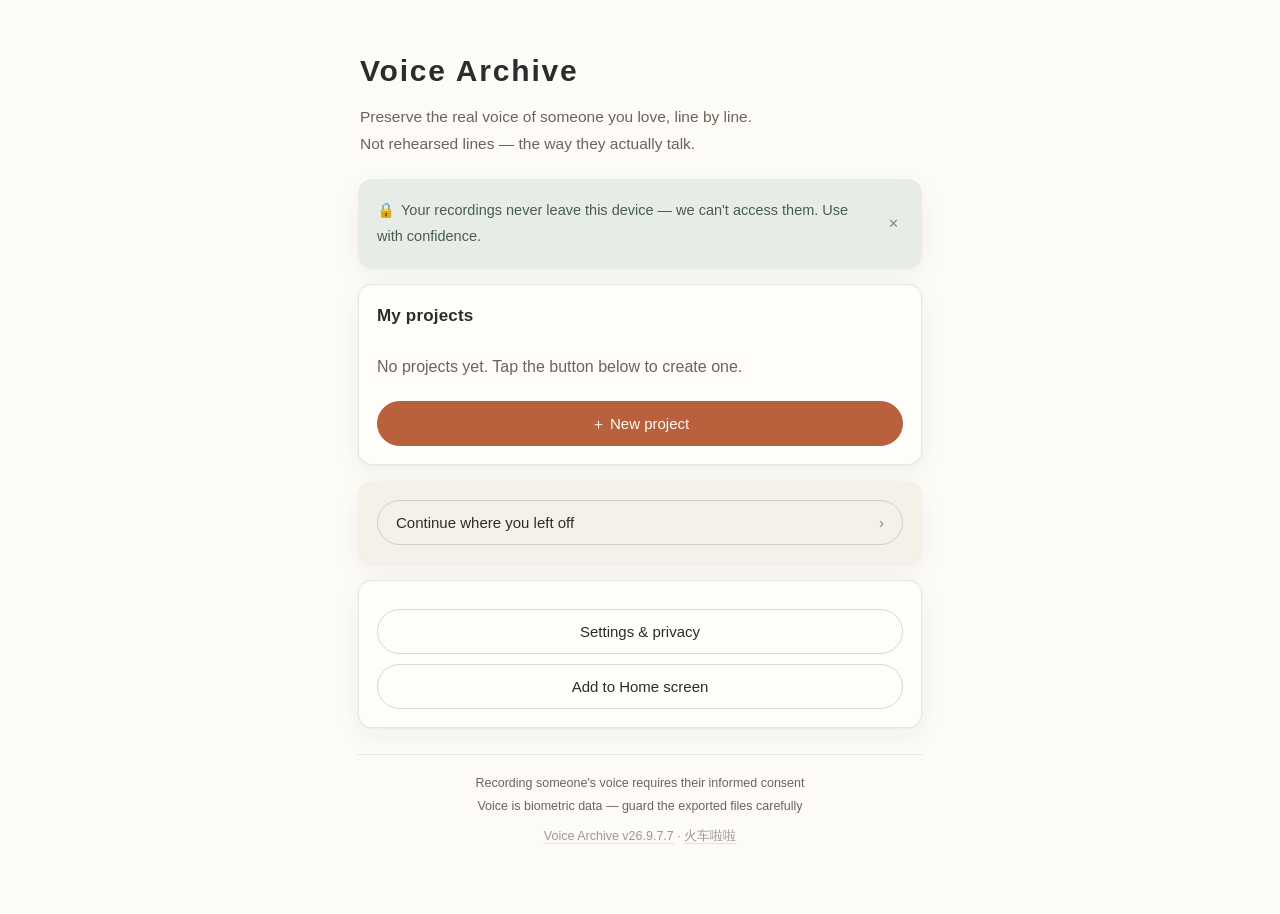
<file: index.html>
<!DOCTYPE html>
<html lang="zh-CN">
<head>
<meta charset="UTF-8">
<meta name="viewport" content="width=device-width, initial-scale=1, viewport-fit=cover">
<title>声音留档</title>
<meta name="description" content="把重要的人真实的声音，一句一句录下来，导出成 GPT-SoVITS 训练包。录音只存在你的设备上。">
<meta name="author" content="火车啦啦 (hcllmsx)">
<meta name="theme-color" content="#FDFBF7">

<link rel="manifest" href="manifest.webmanifest">
<link rel="icon" href="favicon.ico" sizes="any">
<link rel="icon" type="image/svg+xml" href="icon.svg">
<link rel="apple-touch-icon" href="icons/icon-180.png">
<meta name="apple-mobile-web-app-capable" content="yes">
<meta name="mobile-web-app-capable" content="yes">
<meta name="apple-mobile-web-app-title" content="声音留档">
<meta name="apple-mobile-web-app-status-bar-style" content="default">

<link rel="stylesheet" href="styles.css">
</head>
<body>

<div class="wrap">
  <div id="env-banner" hidden></div>
  <main id="view"></main>
</div>

<div id="modal" class="modal" hidden></div>
<div id="toast"></div>

<noscript>
  <p style="padding:24px;text-align:center">
    这个应用需要开启 JavaScript 才能录音。
  </p>
</noscript>

<!-- 无框架、无构建工具，按依赖顺序加载 -->
<!-- 语言包（每语言一个文件）→ 多语言核心 → 业务脚本 -->
<script src="i18n/zh.js"></script>
<script src="i18n/en.js"></script>
<script src="i18n/core.js"></script>
<script src="content.js"></script>
<script src="db.js"></script>
<script src="zip.js"></script>
<script src="recorder.js"></script>
<script src="app.js"></script>
</body>
</html>
</file>
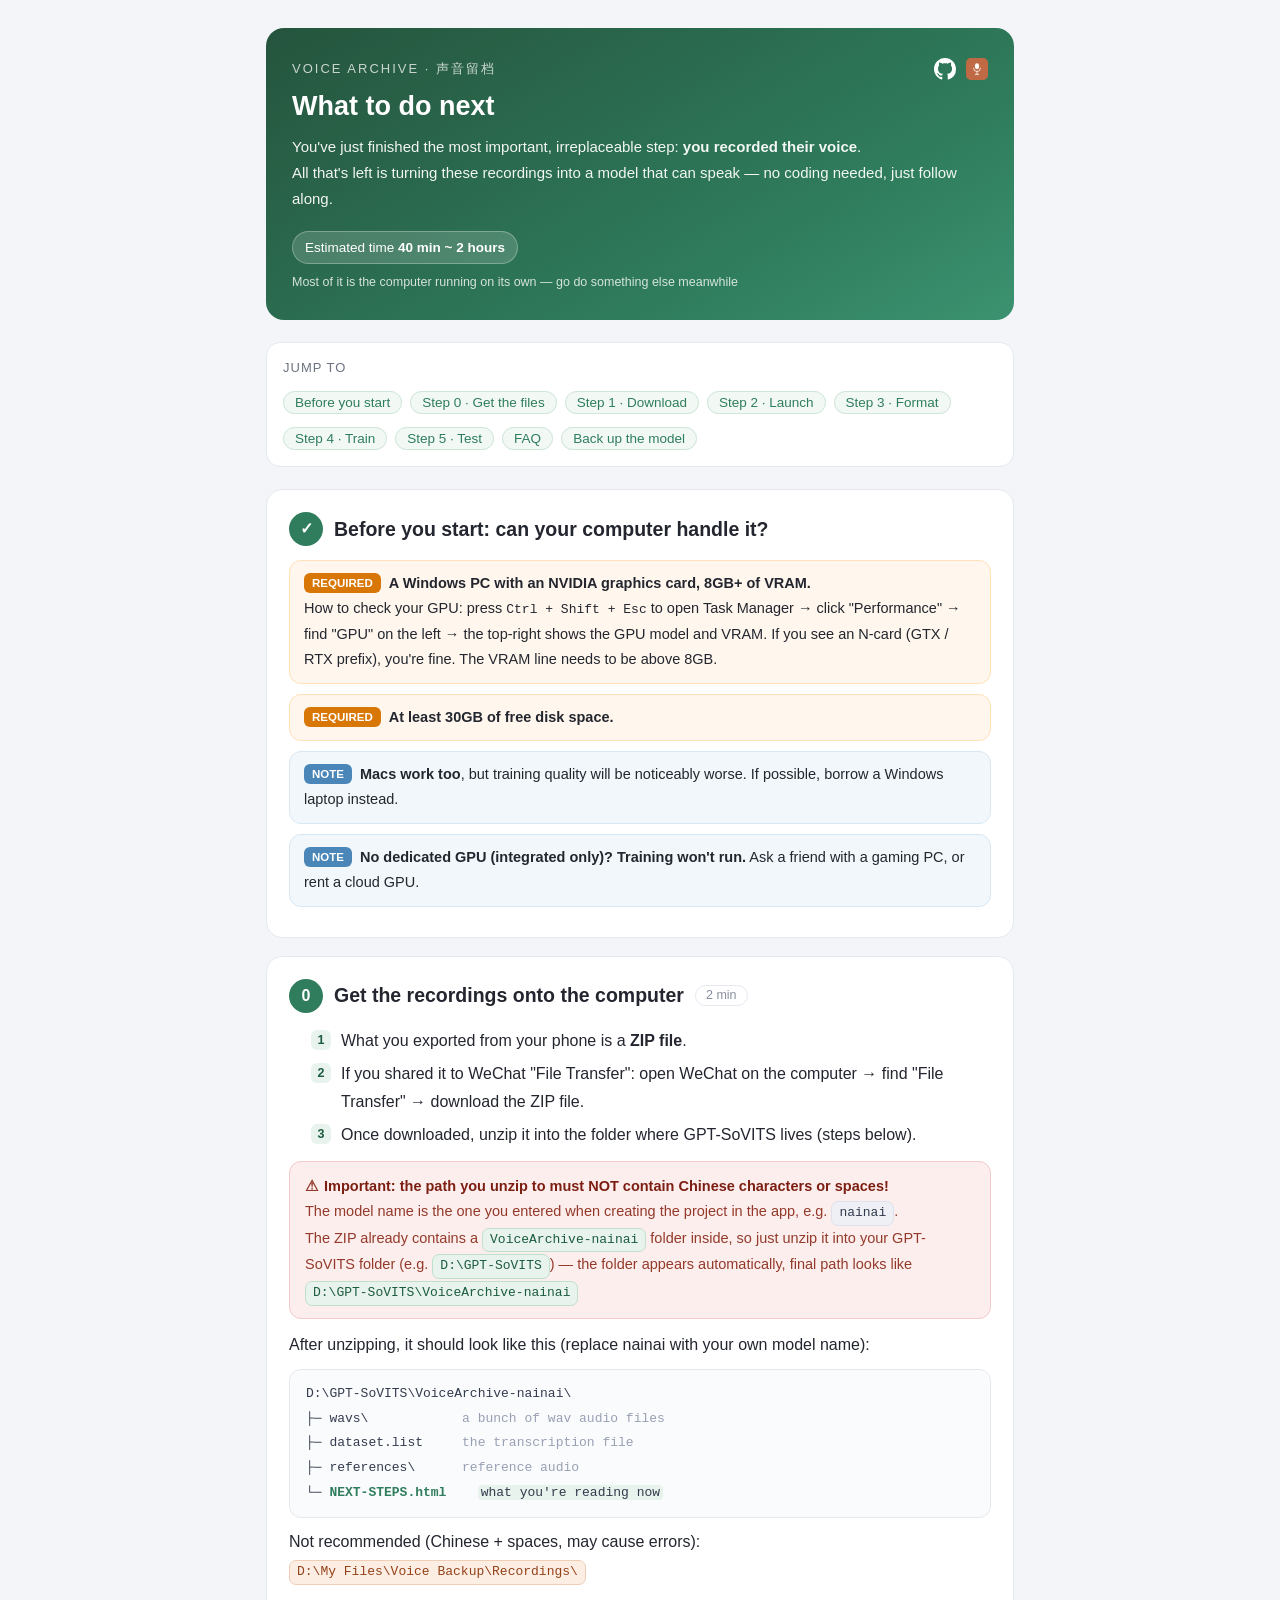
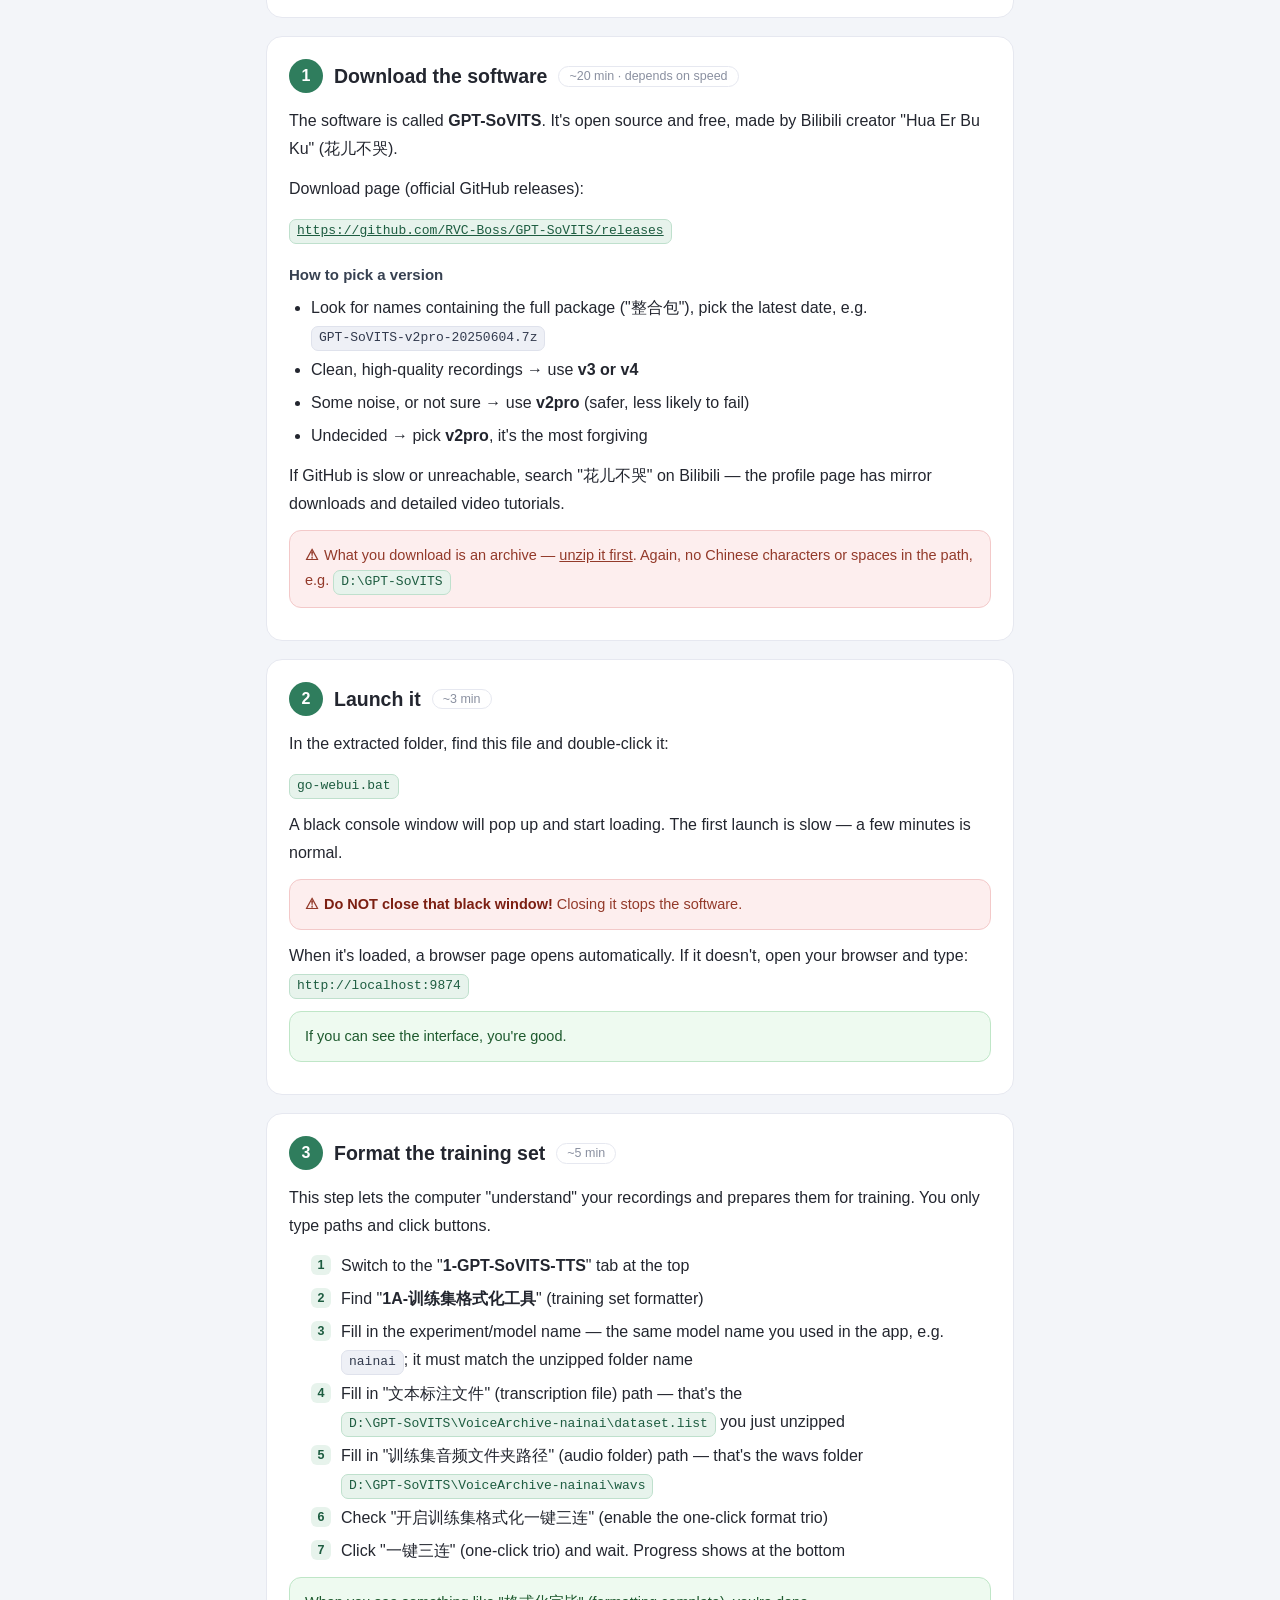
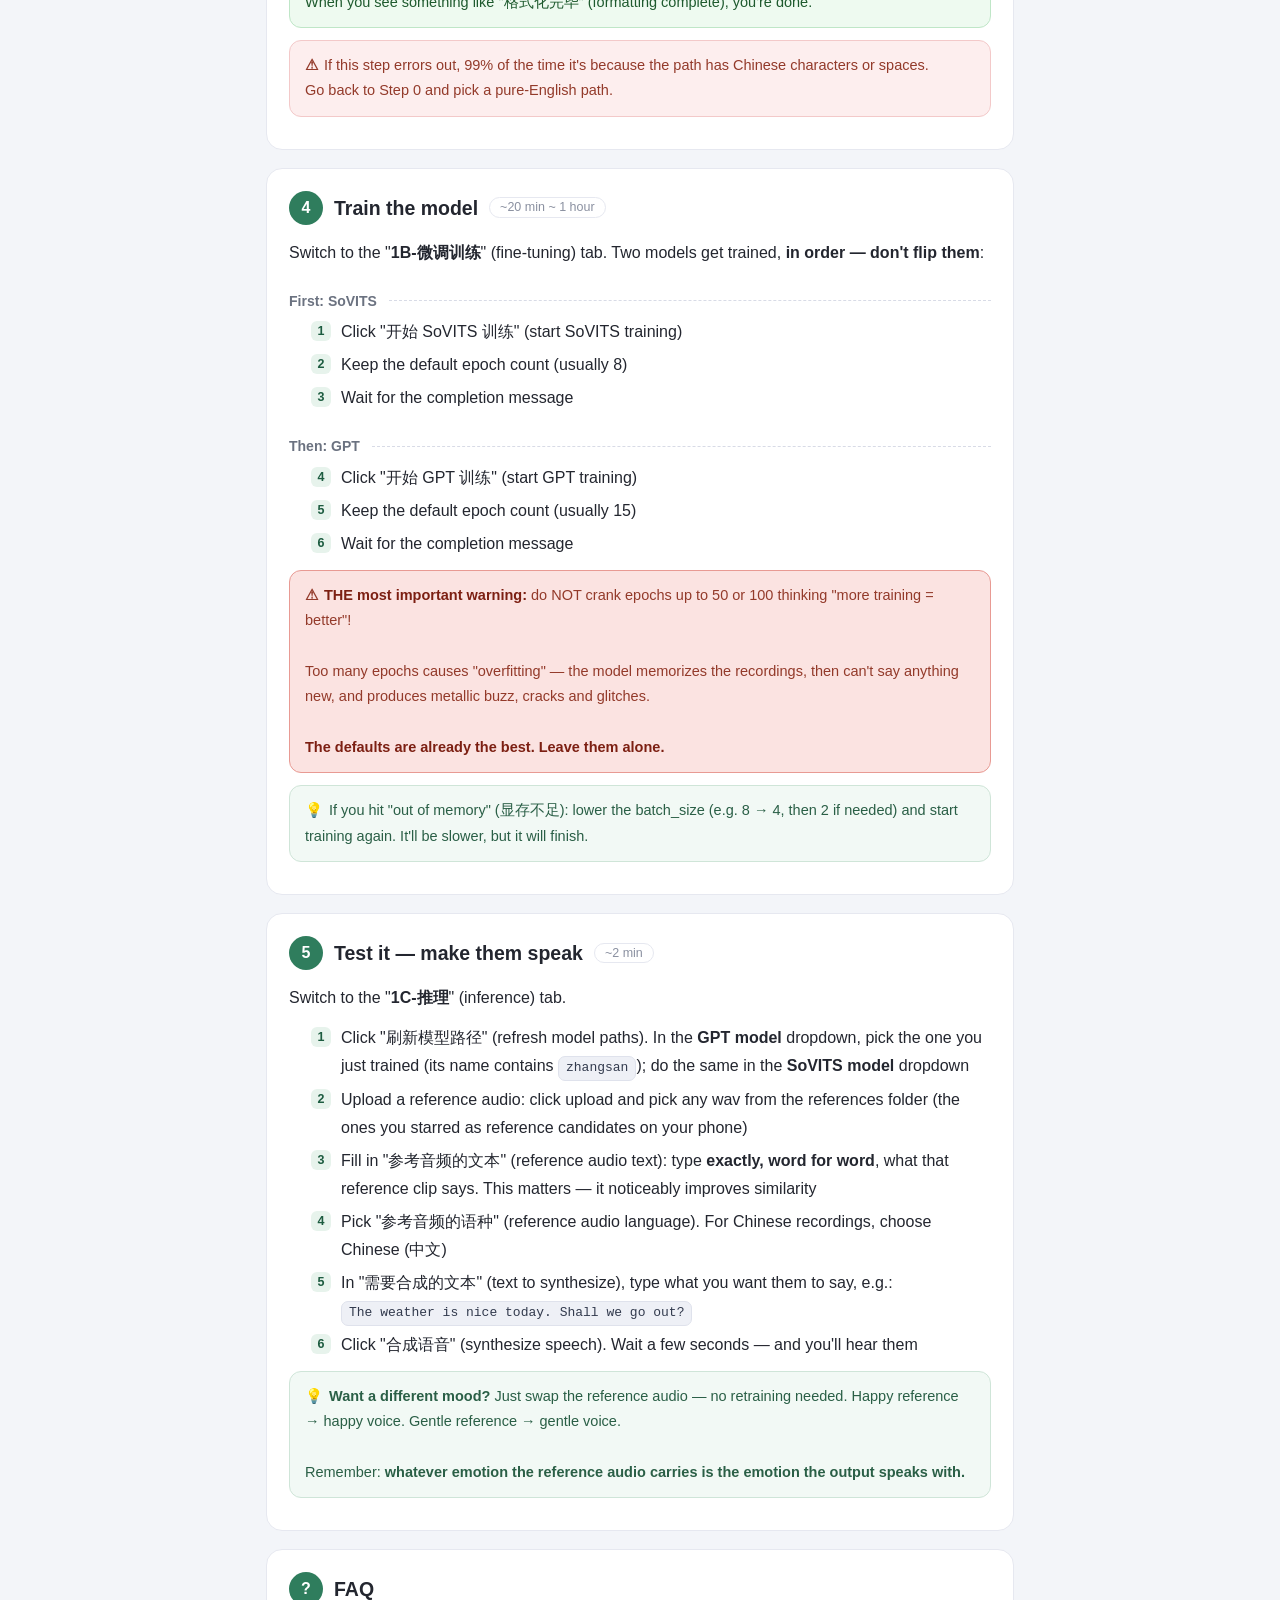
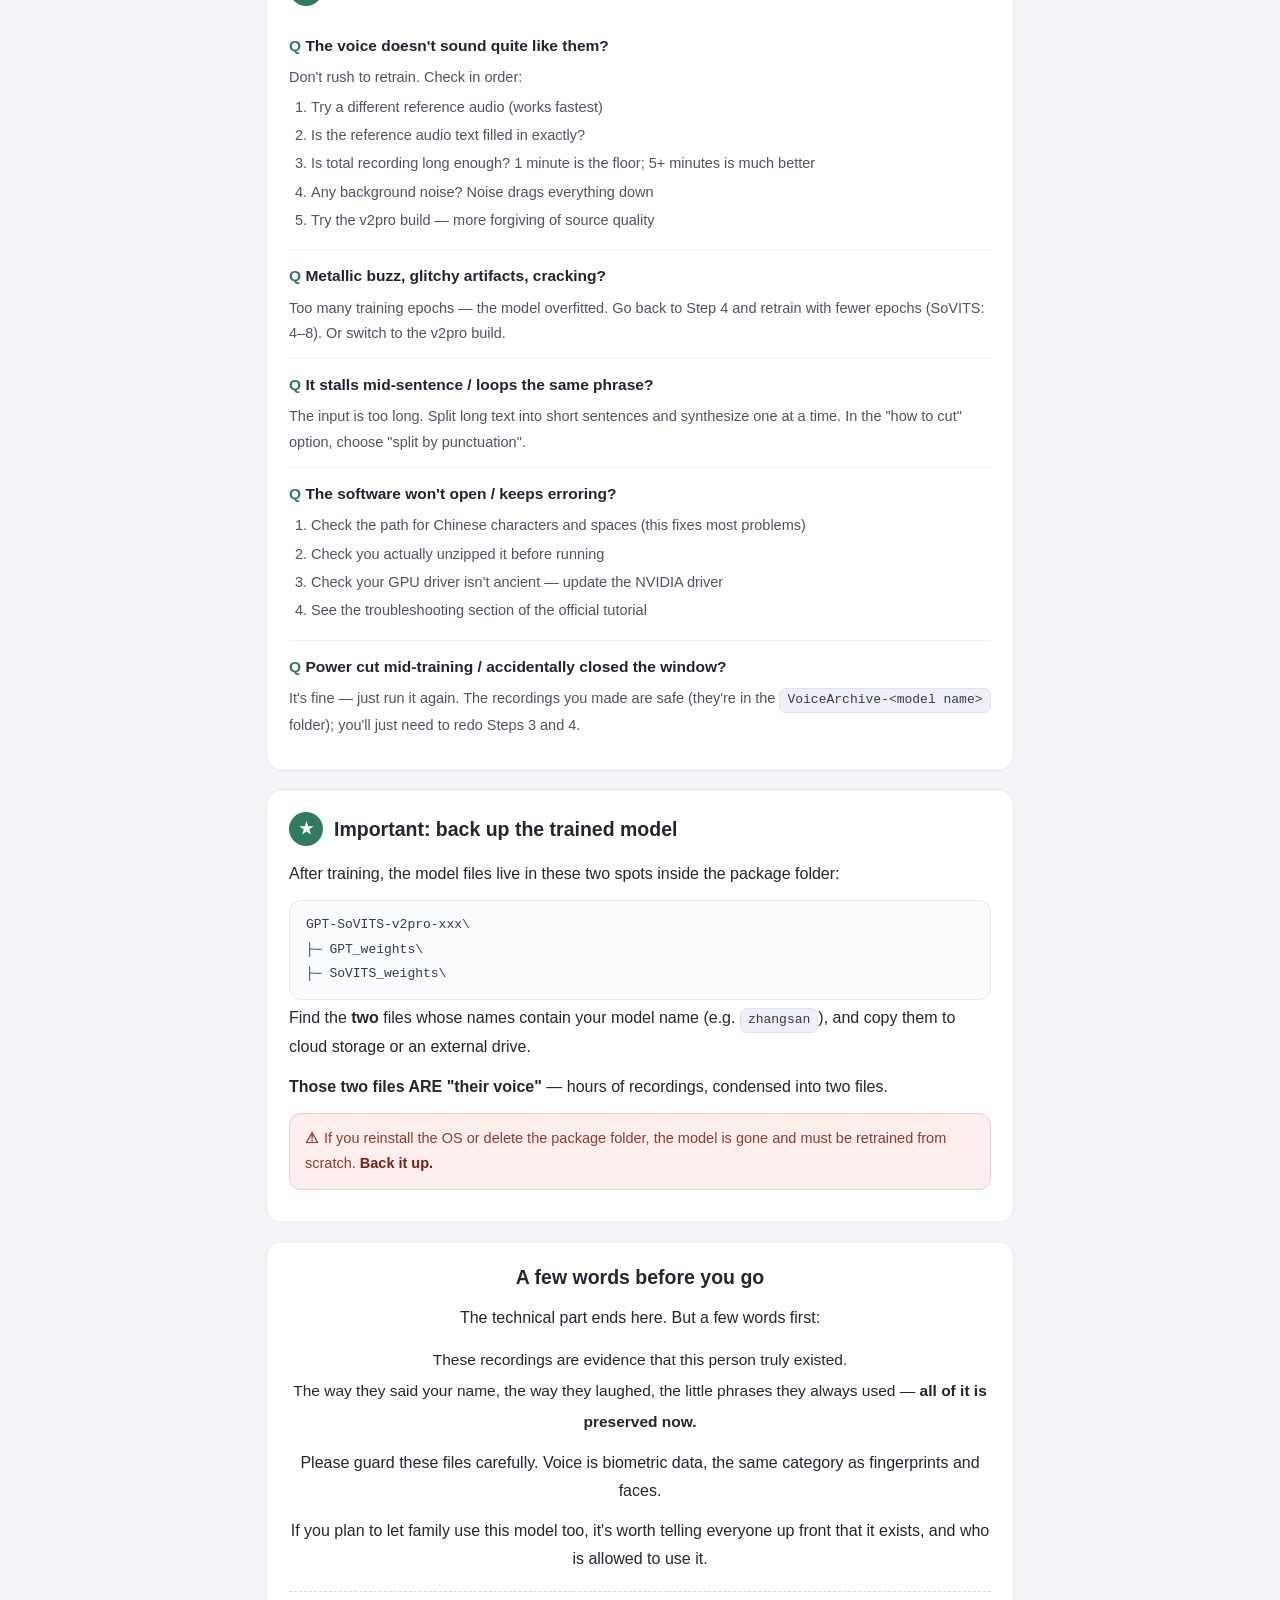
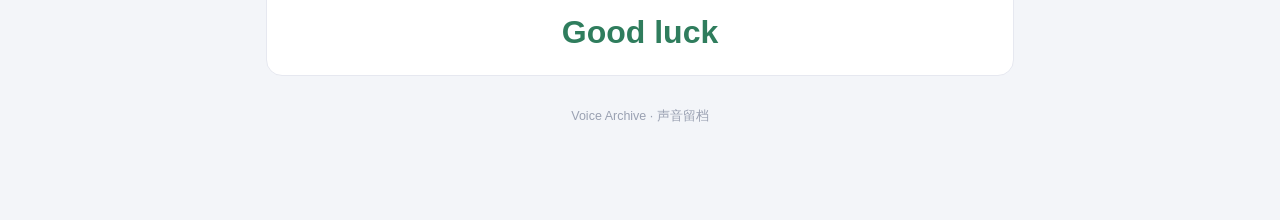
<file: nextsteps/next-steps.en.html>
<!DOCTYPE html>
<html lang="en">
<head>
<meta charset="utf-8">
<meta name="viewport" content="width=device-width, initial-scale=1">
<title>Voice Archive · What to do next</title>
<style>
  * { box-sizing: border-box; }
  html { -webkit-text-size-adjust: 100%; }
  body {
    margin: 0;
    background: #f3f5f9;
    color: #23262f;
    font-family: -apple-system, BlinkMacSystemFont, "Segoe UI", "PingFang SC",
      "Hiragino Sans GB", "Microsoft YaHei", "Helvetica Neue", Arial, sans-serif;
    line-height: 1.75;
  }
  .wrap { max-width: 780px; margin: 0 auto; padding: 28px 16px 80px; }

  /* ---------- hero ---------- */
  .hero {
    background: linear-gradient(150deg, #25543d 0%, #2f7d5d 70%, #3c9270 100%);
    color: #fff;
    border-radius: 18px;
    padding: 30px 26px 26px;
    margin-bottom: 22px;
  }
  .hero-top {
    display: flex; justify-content: space-between; align-items: center;
    gap: 12px; margin-bottom: 8px;
  }
  .hero .eyebrow {
    font-size: 13px; letter-spacing: 2px; opacity: .75; margin: 0;
    text-transform: uppercase;
  }
  .hero h1 { margin: 0 0 10px; font-size: 27px; line-height: 1.3; }
  .hero p { margin: 0; font-size: 15px; opacity: .94; }
  .hero .meta {
    margin-top: 18px; display: inline-flex; flex-wrap: wrap; gap: 8px; align-items: center;
  }
  .hero .pill {
    background: rgba(255,255,255,.16); border: 1px solid rgba(255,255,255,.28);
    padding: 4px 12px; border-radius: 999px; font-size: 13.5px; white-space: nowrap;
  }
  .hero .pill b { font-weight: 600; }
  .hero .meta small { font-size: 12.5px; opacity: .8; width: 100%; }
  .hero .brand-links { display: flex; gap: 10px; flex-shrink: 0; }
  .hero .brand-links a {
    display: flex; align-items: center; justify-content: center;
    transition: transform .18s ease, opacity .18s ease;
  }
  .hero .brand-links a:hover { opacity: .85; transform: translateY(-1px); }
  .hero .brand-links a:focus-visible { outline: 2px solid #fff; outline-offset: 2px; }
  .hero .brand-links svg { width: 22px; height: 22px; display: block; }

  /* ---------- toc ---------- */
  .toc {
    background: #fff; border: 1px solid #e6e8f0; border-radius: 14px;
    padding: 14px 16px; margin-bottom: 22px;
  }
  .toc .t { font-size: 13px; color: #6b7280; letter-spacing: 1px; margin: 0 0 8px; }
  .toc ul { list-style: none; margin: 0; padding: 0; display: flex; flex-wrap: wrap; gap: 8px; }
  .toc a {
    text-decoration: none; font-size: 13.5px; color: #2f7d5d;
    border: 1px solid #cfe5d8; background: #f2f9f5;
    padding: 3px 11px; border-radius: 999px; white-space: nowrap;
  }
  .toc a:hover { background: #e3f2e9; }

  /* ---------- cards ---------- */
  .card {
    background: #fff; border: 1px solid #e6e8f0; border-radius: 16px;
    padding: 22px 22px 20px; margin-bottom: 18px;
  }
  .card > h2 {
    display: flex; align-items: center; gap: 11px; flex-wrap: wrap;
    margin: 0 0 14px; font-size: 19.5px; line-height: 1.35;
  }
  .card h2 .no {
    flex: none; width: 34px; height: 34px; border-radius: 50%;
    background: #2f7d5d; color: #fff; font-size: 16px; font-weight: 600;
    display: inline-flex; align-items: center; justify-content: center;
  }
  .card h2 .eta { font-size: 12.5px; font-weight: 400; color: #8a90a0;
    border: 1px solid #e6e8f0; border-radius: 999px; padding: 1px 10px; }
  .card > p { margin: 0 0 12px; }
  .card ul, .card ol { margin: 4px 0 12px; padding-left: 22px; }
  .card li { margin: 5px 0; }
  .subhead { font-size: 15px; font-weight: 600; margin: 18px 0 6px; color: #374151; }
  .subhead:first-child { margin-top: 4px; }

  .req, .note { margin: 0 0 10px; padding: 10px 14px; border-radius: 12px; font-size: 14.5px; }
  .req { background: #fff7ed; border: 1px solid #ffe0b8; }
  .req::before { content: "REQUIRED"; display: inline-block; font-size: 11.5px; font-weight: 600;
    color: #fff; background: #d97706; border-radius: 6px; padding: 0 8px; margin-right: 8px;
    vertical-align: 1px; }
  .note { background: #f2f7fb; border: 1px solid #d7e7f4; }
  .note::before { content: "NOTE"; display: inline-block; font-size: 11.5px; font-weight: 600;
    color: #fff; background: #4a86b8; border-radius: 6px; padding: 0 8px; margin-right: 8px;
    vertical-align: 1px; }
  .req b, .note b { color: #23262f; }

  .warn, .tip, .ok {
    border-radius: 12px; padding: 12px 15px; margin: 12px 0; font-size: 14.5px;
  }
  .warn { background: #fdeeee; border: 1px solid #f3c9c9; color: #933a2a; }
  .warn b { color: #7c1f12; }
  .warn.strong { background: #fbe3e1; border: 1.5px solid #e89a93; }
  .tip { background: #f2f9f5; border: 1px solid #cfe5d8; color: #2a5f46; }
  .ok { background: #eefaf0; border: 1px solid #bfe6c7; color: #1e5a2e; }
  .warn::before, .tip::before { font-weight: 700; margin-right: 6px; }
  .warn::before { content: "⚠"; }
  .tip::before { content: "💡"; }

  code, .path {
    font-family: ui-monospace, SFMono-Regular, Consolas, "Liberation Mono", Menlo, monospace;
    font-size: 13px;
  }
  .path {
    display: inline-block; background: #eef0f6; border: 1px solid #dfe2ec;
    border-radius: 7px; padding: 0 7px; white-space: nowrap; color: #323a4d;
  }
  .path.good { background: #e7f3ec; border-color: #bfe0cd; color: #1d5c40; }
  .path.bad { background: #fdeee4; border-color: #f1cdb6; color: #94421a; }

  pre.tree {
    font-family: ui-monospace, SFMono-Regular, Consolas, Menlo, monospace;
    font-size: 13px; line-height: 1.9;
    background: #fafbfd; border: 1px solid #e6e8f0; border-radius: 12px;
    padding: 12px 16px; margin: 10px 0 4px; overflow-x: auto; color: #333b4d;
  }
  pre.tree .cm { color: #98a0b3; }
  pre.tree .hl { color: #2f7d5d; font-weight: 600; }
  pre.tree .hlb { background: #e7f3ec; border-radius: 4px; padding: 0 3px; }

  .step-list > li { position: relative; padding-left: 30px; }
  .step-list > li::marker { content: none; }
  .step-list > li .idx {
    position: absolute; left: 0; top: 3px; width: 20px; height: 20px; line-height: 20px;
    text-align: center; background: #e7f3ec; color: #1d5c40; font-weight: 600;
    font-size: 12.5px; border-radius: 6px;
  }

  .divider { border: none; border-top: 1px dashed #d8dbe6; margin: 18px 0; }
  .divider-label {
    display: flex; align-items: center; gap: 12px; margin: 22px 0 4px;
    font-size: 14px; font-weight: 600; color: #6b7280;
  }
  .divider-label::after { content: ""; flex: 1; border-top: 1px dashed #d8dbe6; }

  .faq { border-bottom: 1px solid #eef0f6; padding: 12px 0; }
  .faq:last-child { border-bottom: none; }
  .faq .q { font-size: 15.5px; font-weight: 600; margin: 0 0 6px; color: #1f2430; }
  .faq .q::before { content: "Q "; color: #2f7d5d; }
  .faq .a { font-size: 14.5px; color: #4b5563; }
  .faq ol, .faq ul { margin: 4px 0 4px; padding-left: 22px; }
  .faq li { margin: 3px 0; }

  .center { text-align: center; }
  .foot { margin-top: 30px; text-align: center; color: #9aa1b2; font-size: 12.5px; }

  a.ext { color: #2f7d5d; }
  @media print {
    body { background: #fff; }
    .card, .hero { break-inside: avoid; }
  }
</style>
</head>
<body>
<div class="wrap">

  <!-- hero -->
  <div class="hero">
    <div class="hero-top">
      <p class="eyebrow">Voice Archive · 声音留档</p>
      <div class="brand-links">
        <a href="https://github.com/hcllmsx/voice-archive" target="_blank" rel="noopener" title="Source code github.com/hcllmsx/voice-archive" aria-label="Source code github.com/hcllmsx/voice-archive">
          <svg viewBox="0 0 16 16" role="img"><path fill="#fff" fill-rule="evenodd" d="M8 0C3.58 0 0 3.58 0 8c0 3.54 2.29 6.53 5.47 7.59.4.07.55-.17.55-.38 0-.19-.01-.82-.01-1.49-2.01.37-2.53-.49-2.69-.94-.09-.23-.48-.94-.82-1.13-.28-.15-.68-.52-.01-.53.63-.01 1.08.58 1.23.82.72 1.21 1.87.87 2.33.66.07-.52.28-.87.51-1.07-1.78-.2-3.64-.89-3.64-3.95 0-.87.31-1.59.82-2.15-.08-.2-.36-1.02.08-2.12 0 0 .67-.21 2.2.82.64-.18 1.32-.27 2-.27s1.36.09 2 .27c1.53-1.04 2.2-.82 2.2-.82.44 1.1.16 1.92.08 2.12.51.56.82 1.27.82 2.15 0 3.07-1.87 3.75-3.65 3.95.29.25.54.73.54 1.48 0 1.07-.01 1.93-.01 2.2 0 .21.15.46.55.38A8.01 8.01 0 0 0 16 8c0-4.42-3.58-8-8-8z"/></svg>
        </a>
        <a href="https://syld.oooq.cc/" target="_blank" rel="noopener" title="Website syld.oooq.cc" aria-label="Website syld.oooq.cc">
          <svg viewBox="0 0 512 512" role="img"><rect width="512" height="512" rx="112" fill="#C06A45"/><g fill="none" stroke="#FDFBF7" stroke-width="18" stroke-linecap="round"><path d="M336 236 A80 80 0 0 1 176 236"/></g><rect x="208" y="124" width="96" height="136" rx="48" fill="#FDFBF7"/><rect x="247" y="306" width="18" height="62" fill="#FDFBF7"/><rect x="206" y="366" width="100" height="22" rx="11" fill="#FDFBF7"/></svg>
        </a>
      </div>
    </div>
    <h1>What to do next</h1>
    <p>You've just finished the most important, irreplaceable step: <b>you recorded their voice</b>.<br>
    All that's left is turning these recordings into a model that can speak — no coding needed, just follow along.</p>
    <div class="meta">
      <span class="pill">Estimated time <b>40 min ~ 2 hours</b></span>
      <small>Most of it is the computer running on its own — go do something else meanwhile</small>
    </div>
  </div>

  <!-- toc -->
  <div class="toc">
    <p class="t">JUMP TO</p>
    <ul>
      <li><a href="#prep">Before you start</a></li>
      <li><a href="#step0">Step 0 · Get the files</a></li>
      <li><a href="#step1">Step 1 · Download</a></li>
      <li><a href="#step2">Step 2 · Launch</a></li>
      <li><a href="#step3">Step 3 · Format</a></li>
      <li><a href="#step4">Step 4 · Train</a></li>
      <li><a href="#step5">Step 5 · Test</a></li>
      <li><a href="#faq">FAQ</a></li>
      <li><a href="#backup">Back up the model</a></li>
    </ul>
  </div>

  <!-- prep -->
  <div class="card" id="prep">
    <h2><span class="no">✓</span>Before you start: can your computer handle it?</h2>
    <div class="req"><b>A Windows PC with an NVIDIA graphics card, 8GB+ of VRAM.</b><br>
      How to check your GPU: press <code>Ctrl + Shift + Esc</code> to open Task Manager → click "Performance" → find "GPU" on the left → the top-right shows the GPU model and VRAM. If you see an N-card (GTX / RTX prefix), you're fine. The VRAM line needs to be above 8GB.</div>
    <div class="req"><b>At least 30GB of free disk space.</b></div>
    <div class="note"><b>Macs work too</b>, but training quality will be noticeably worse. If possible, borrow a Windows laptop instead.</div>
    <div class="note"><b>No dedicated GPU (integrated only)? Training won't run.</b> Ask a friend with a gaming PC, or rent a cloud GPU.</div>
  </div>

  <!-- step 0 -->
  <div class="card" id="step0">
    <h2><span class="no">0</span>Get the recordings onto the computer<span class="eta">2 min</span></h2>
    <ol class="step-list">
      <li><span class="idx">1</span>What you exported from your phone is a <b>ZIP file</b>.</li>
      <li><span class="idx">2</span>If you shared it to WeChat "File Transfer": open WeChat on the computer → find "File Transfer" → download the ZIP file.</li>
      <li><span class="idx">3</span>Once downloaded, unzip it into the folder where GPT-SoVITS lives (steps below).</li>
    </ol>
    <div class="warn"><b>Important: the path you unzip to must NOT contain Chinese characters or spaces!</b><br>
      The model name is the one you entered when creating the project in the app, e.g. <span class="path">nainai</span>.<br>
      The ZIP already contains a <span class="path good">VoiceArchive-nainai</span> folder inside,
      so just unzip it into your GPT-SoVITS folder (e.g. <span class="path good">D:\GPT-SoVITS</span>) —
      the folder appears automatically,
      final path looks like <span class="path good">D:\GPT-SoVITS\VoiceArchive-nainai</span></div>
    <p style="margin:6px 0 2px">After unzipping, it should look like this (replace nainai with your own model name):</p>
<pre class="tree">D:\GPT-SoVITS\VoiceArchive-nainai\
├─ wavs\            <span class="cm">a bunch of wav audio files</span>
├─ dataset.list     <span class="cm">the transcription file</span>
├─ references\      <span class="cm">reference audio</span>
└─ <span class="hl">NEXT-STEPS.html</span>    <span class="hlb">what you're reading now</span></pre>
    <p style="margin-top:10px">Not recommended (Chinese + spaces, may cause errors):<br>
    <span class="path bad">D:\My Files\Voice Backup\Recordings\</span></p>
  </div>

  <!-- step 1 -->
  <div class="card" id="step1">
    <h2><span class="no">1</span>Download the software<span class="eta">~20 min · depends on speed</span></h2>
    <p>The software is called <b>GPT-SoVITS</b>. It's open source and free, made by Bilibili creator "Hua Er Bu Ku" (花儿不哭).</p>
    <p>Download page (official GitHub releases):</p>
    <p><a class="path good" href="https://github.com/RVC-Boss/GPT-SoVITS/releases">https://github.com/RVC-Boss/GPT-SoVITS/releases</a></p>
    <div class="subhead">How to pick a version</div>
    <ul>
      <li>Look for names containing the full package ("整合包"), pick the latest date, e.g. <span class="path">GPT-SoVITS-v2pro-20250604.7z</span></li>
      <li>Clean, high-quality recordings → use <b>v3 or v4</b></li>
      <li>Some noise, or not sure → use <b>v2pro</b> (safer, less likely to fail)</li>
      <li>Undecided → pick <b>v2pro</b>, it's the most forgiving</li>
    </ul>
    <p>If GitHub is slow or unreachable, search "花儿不哭" on Bilibili — the profile page has mirror downloads and detailed video tutorials.</p>
    <div class="warn">What you download is an archive — <u>unzip it first</u>. Again, no Chinese characters or spaces in the path, e.g. <span class="path good">D:\GPT-SoVITS</span></div>
  </div>

  <!-- step 2 -->
  <div class="card" id="step2">
    <h2><span class="no">2</span>Launch it<span class="eta">~3 min</span></h2>
    <p>In the extracted folder, find this file and double-click it:</p>
    <p><span class="path good">go-webui.bat</span></p>
    <p>A black console window will pop up and start loading. The first launch is slow — a few minutes is normal.</p>
    <div class="warn"><b>Do NOT close that black window!</b> Closing it stops the software.</div>
    <p>When it's loaded, a browser page opens automatically. If it doesn't, open your browser and type:<br>
    <span class="path good">http://localhost:9874</span></p>
    <div class="ok">If you can see the interface, you're good.</div>
  </div>

  <!-- step 3 -->
  <div class="card" id="step3">
    <h2><span class="no">3</span>Format the training set<span class="eta">~5 min</span></h2>
    <p>This step lets the computer "understand" your recordings and prepares them for training. You only type paths and click buttons.</p>
    <ol class="step-list">
      <li><span class="idx">1</span>Switch to the "<b>1-GPT-SoVITS-TTS</b>" tab at the top</li>
      <li><span class="idx">2</span>Find "<b>1A-训练集格式化工具</b>" (training set formatter)</li>
      <li><span class="idx">3</span>Fill in the experiment/model name — the same model name you used in the app, e.g. <span class="path">nainai</span>; it must match the unzipped folder name</li>
      <li><span class="idx">4</span>Fill in "文本标注文件" (transcription file) path — that's the <span class="path good">D:\GPT-SoVITS\VoiceArchive-nainai\dataset.list</span> you just unzipped</li>
      <li><span class="idx">5</span>Fill in "训练集音频文件夹路径" (audio folder) path — that's the wavs folder <span class="path good">D:\GPT-SoVITS\VoiceArchive-nainai\wavs</span></li>
      <li><span class="idx">6</span>Check "开启训练集格式化一键三连" (enable the one-click format trio)</li>
      <li><span class="idx">7</span>Click "一键三连" (one-click trio) and wait. Progress shows at the bottom</li>
    </ol>
    <div class="ok">When you see something like "格式化完毕" (formatting complete), you're done.</div>
    <div class="warn">If this step errors out, 99% of the time it's because the path has Chinese characters or spaces.<br>Go back to Step 0 and pick a pure-English path.</div>
  </div>

  <!-- step 4 -->
  <div class="card" id="step4">
    <h2><span class="no">4</span>Train the model<span class="eta">~20 min ~ 1 hour</span></h2>
    <p>Switch to the "<b>1B-微调训练</b>" (fine-tuning) tab. Two models get trained, <b>in order — don't flip them</b>:</p>

    <div class="divider-label">First: SoVITS</div>
    <ol class="step-list">
      <li><span class="idx">1</span>Click "开始 SoVITS 训练" (start SoVITS training)</li>
      <li><span class="idx">2</span>Keep the default epoch count (usually 8)</li>
      <li><span class="idx">3</span>Wait for the completion message</li>
    </ol>

    <div class="divider-label">Then: GPT</div>
    <ol class="step-list">
      <li><span class="idx">4</span>Click "开始 GPT 训练" (start GPT training)</li>
      <li><span class="idx">5</span>Keep the default epoch count (usually 15)</li>
      <li><span class="idx">6</span>Wait for the completion message</li>
    </ol>

    <div class="warn strong"><b>THE most important warning:</b> do NOT crank epochs up to 50 or 100 thinking "more training = better"!<br><br>
      Too many epochs causes "overfitting" — the model memorizes the recordings, then can't say anything new, and produces metallic buzz, cracks and glitches.<br><br>
      <b>The defaults are already the best. Leave them alone.</b></div>

    <div class="tip">If you hit "out of memory" (显存不足): lower the batch_size (e.g. 8 → 4, then 2 if needed) and start training again. It'll be slower, but it will finish.</div>
  </div>

  <!-- step 5 -->
  <div class="card" id="step5">
    <h2><span class="no">5</span>Test it — make them speak<span class="eta">~2 min</span></h2>
    <p>Switch to the "<b>1C-推理</b>" (inference) tab.</p>
    <ol class="step-list">
      <li><span class="idx">1</span>Click "刷新模型路径" (refresh model paths). In the <b>GPT model</b> dropdown, pick the one you just trained (its name contains <span class="path">zhangsan</span>); do the same in the <b>SoVITS model</b> dropdown</li>
      <li><span class="idx">2</span>Upload a reference audio: click upload and pick any wav from the references folder (the ones you starred as reference candidates on your phone)</li>
      <li><span class="idx">3</span>Fill in "参考音频的文本" (reference audio text): type <b>exactly, word for word</b>, what that reference clip says. This matters — it noticeably improves similarity</li>
      <li><span class="idx">4</span>Pick "参考音频的语种" (reference audio language). For Chinese recordings, choose Chinese (中文)</li>
      <li><span class="idx">5</span>In "需要合成的文本" (text to synthesize), type what you want them to say, e.g.: <span class="path">The weather is nice today. Shall we go out?</span></li>
      <li><span class="idx">6</span>Click "合成语音" (synthesize speech). Wait a few seconds — and you'll hear them</li>
    </ol>
    <div class="tip"><b>Want a different mood?</b> Just swap the reference audio — no retraining needed. Happy reference → happy voice. Gentle reference → gentle voice.<br><br>
    Remember: <b>whatever emotion the reference audio carries is the emotion the output speaks with.</b></div>
  </div>

  <!-- FAQ -->
  <div class="card" id="faq">
    <h2><span class="no">?</span>FAQ</h2>

    <div class="faq">
      <p class="q">The voice doesn't sound quite like them?</p>
      <div class="a">Don't rush to retrain. Check in order:
        <ol>
          <li>Try a different reference audio (works fastest)</li>
          <li>Is the reference audio text filled in exactly?</li>
          <li>Is total recording long enough? 1 minute is the floor; 5+ minutes is much better</li>
          <li>Any background noise? Noise drags everything down</li>
          <li>Try the v2pro build — more forgiving of source quality</li>
        </ol>
      </div>
    </div>

    <div class="faq">
      <p class="q">Metallic buzz, glitchy artifacts, cracking?</p>
      <div class="a">Too many training epochs — the model overfitted. Go back to Step 4 and retrain with fewer epochs (SoVITS: 4–8). Or switch to the v2pro build.</div>
    </div>

    <div class="faq">
      <p class="q">It stalls mid-sentence / loops the same phrase?</p>
      <div class="a">The input is too long. Split long text into short sentences and synthesize one at a time. In the "how to cut" option, choose "split by punctuation".</div>
    </div>

    <div class="faq">
      <p class="q">The software won't open / keeps erroring?</p>
      <div class="a">
        <ol>
          <li>Check the path for Chinese characters and spaces (this fixes most problems)</li>
          <li>Check you actually unzipped it before running</li>
          <li>Check your GPU driver isn't ancient — update the NVIDIA driver</li>
          <li>See the troubleshooting section of the official tutorial</li>
        </ol>
      </div>
    </div>

    <div class="faq">
      <p class="q">Power cut mid-training / accidentally closed the window?</p>
      <div class="a">It's fine — just run it again. The recordings you made are safe (they're in the <span class="path">VoiceArchive-&lt;model name&gt;</span> folder); you'll just need to redo Steps 3 and 4.</div>
    </div>
  </div>

  <!-- backup -->
  <div class="card" id="backup">
    <h2><span class="no">★</span>Important: back up the trained model</h2>
    <p>After training, the model files live in these two spots inside the package folder:</p>
<pre class="tree">GPT-SoVITS-v2pro-xxx\
├─ GPT_weights\
├─ SoVITS_weights\</pre>
    <p>Find the <b>two</b> files whose names contain your model name (e.g. <span class="path">zhangsan</span>), and copy them to cloud storage or an external drive.</p>
    <p><b>Those two files ARE "their voice"</b> — hours of recordings, condensed into two files.</p>
    <div class="warn">If you reinstall the OS or delete the package folder, the model is gone and must be retrained from scratch.<b> Back it up.</b></div>
  </div>

  <!-- final -->
  <div class="card center">
    <h2 style="justify-content:center">A few words before you go</h2>
    <p>The technical part ends here. But a few words first:</p>
    <p style="font-size:15.5px;line-height:2">These recordings are evidence that this person truly existed.<br>
    The way they said your name, the way they laughed, the little phrases they always used — <b>all of it is preserved now.</b></p>
    <p>Please guard these files carefully. Voice is biometric data, the same category as fingerprints and faces.</p>
    <p>If you plan to let family use this model too, it's worth telling everyone up front that it exists, and who is allowed to use it.</p>
    <div class="divider"></div>
    <p style="font-size:32px;font-weight:700;line-height:1.4;color:#2f7d5d;margin:0">Good luck</p>
  </div>

  <p class="foot">Voice Archive · 声音留档</p>
</div>
</body>
</html>
</file>
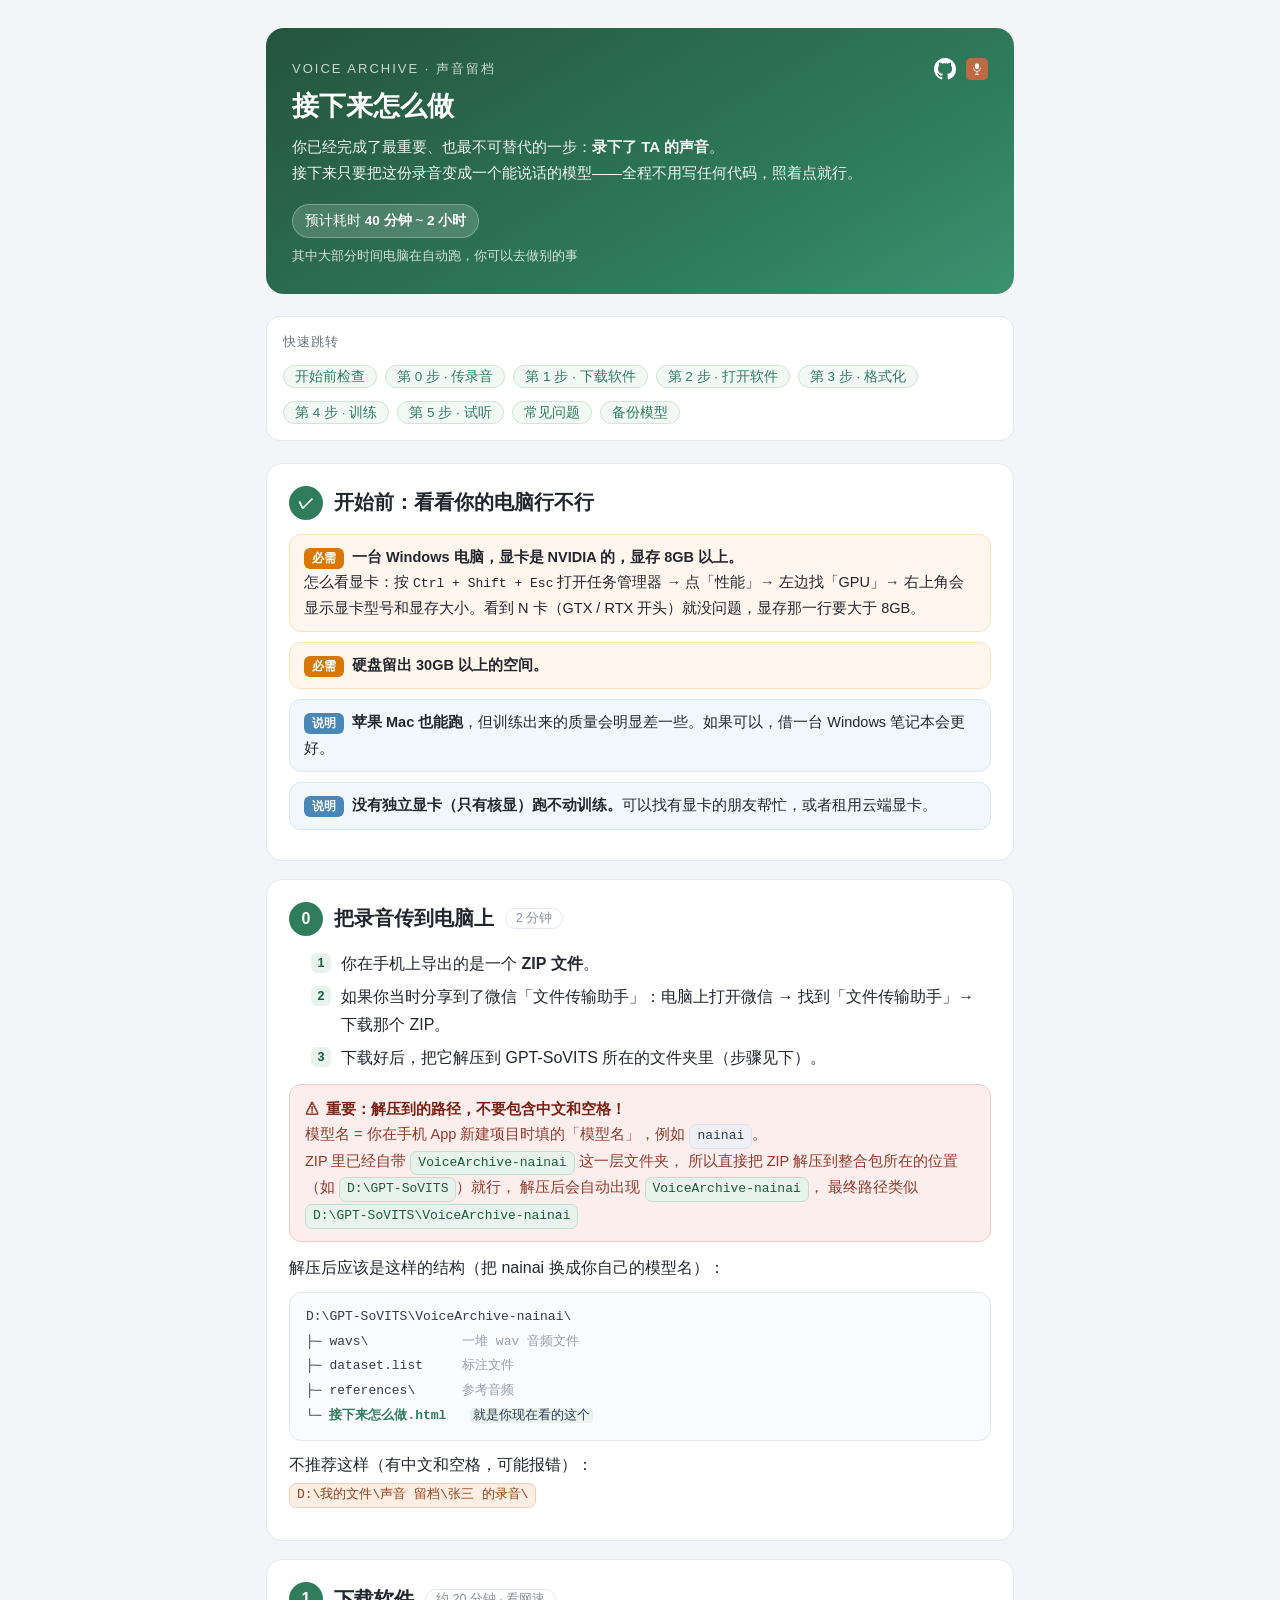
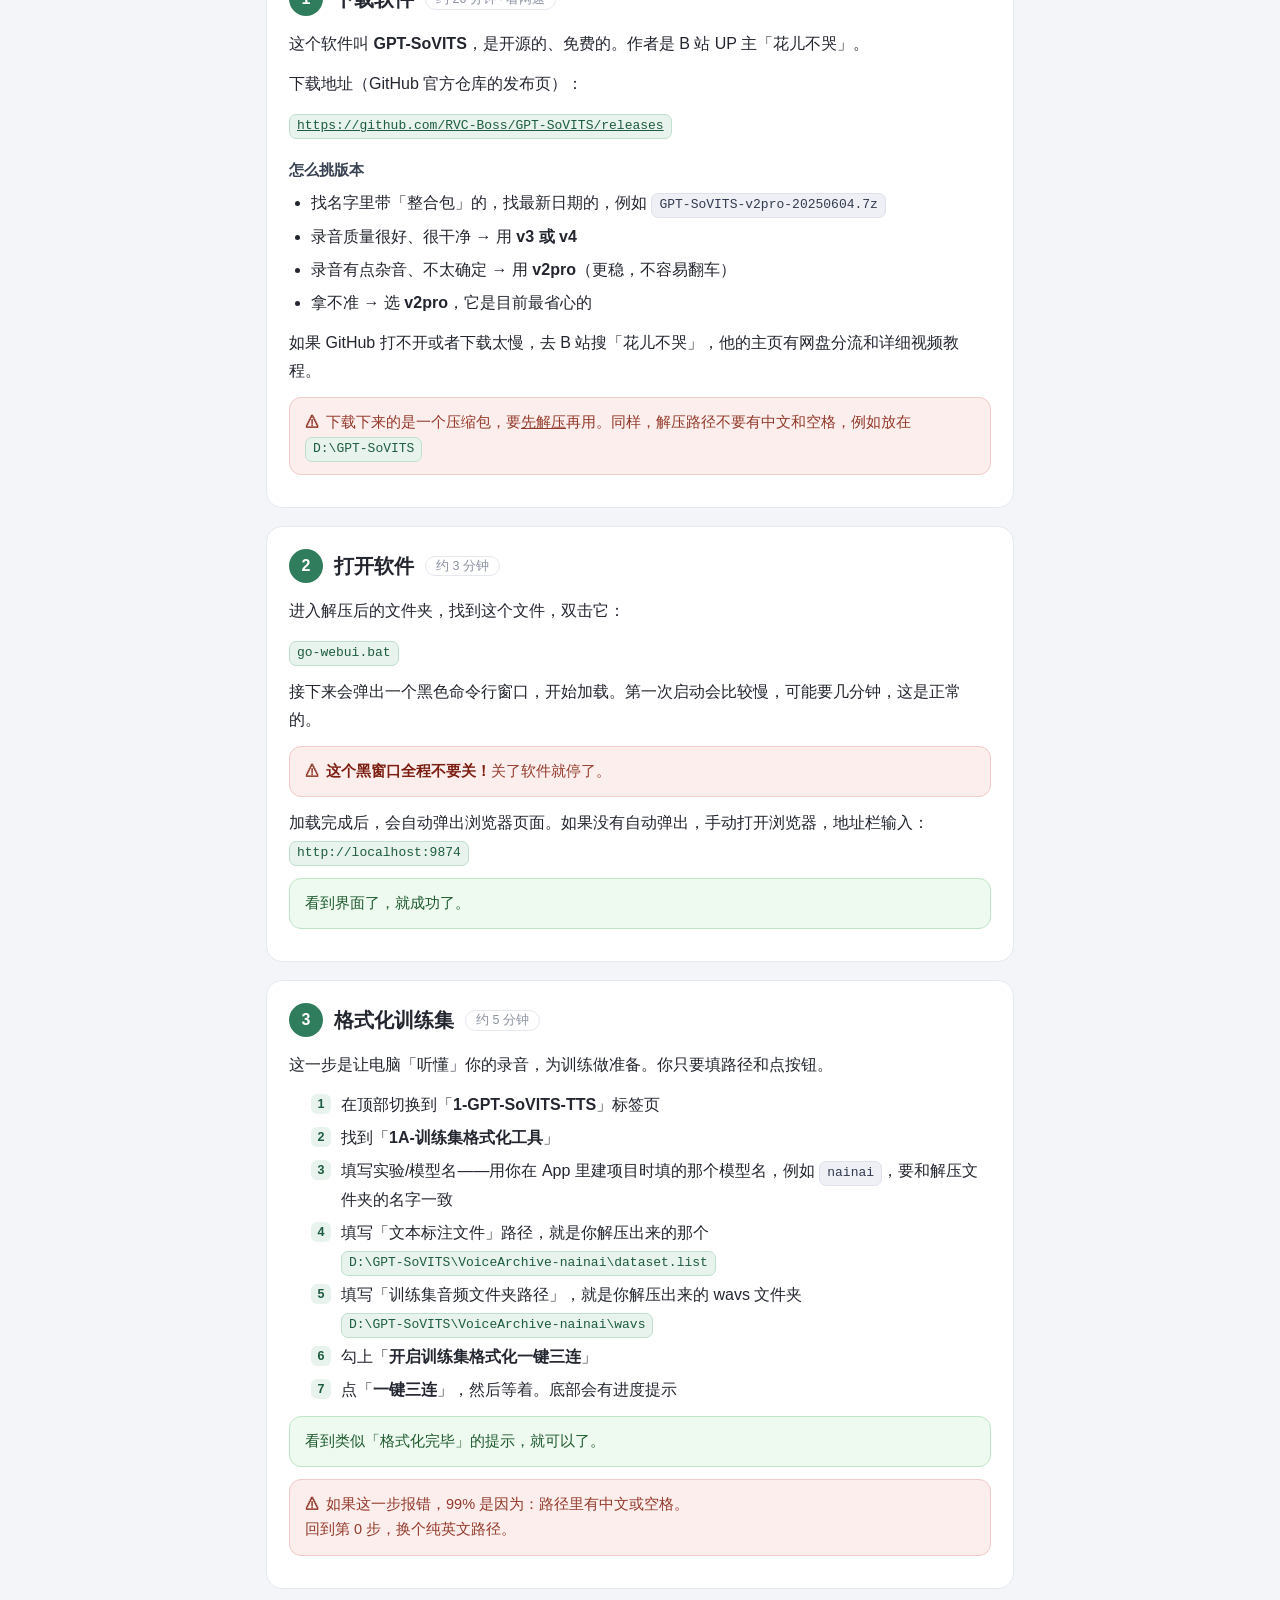
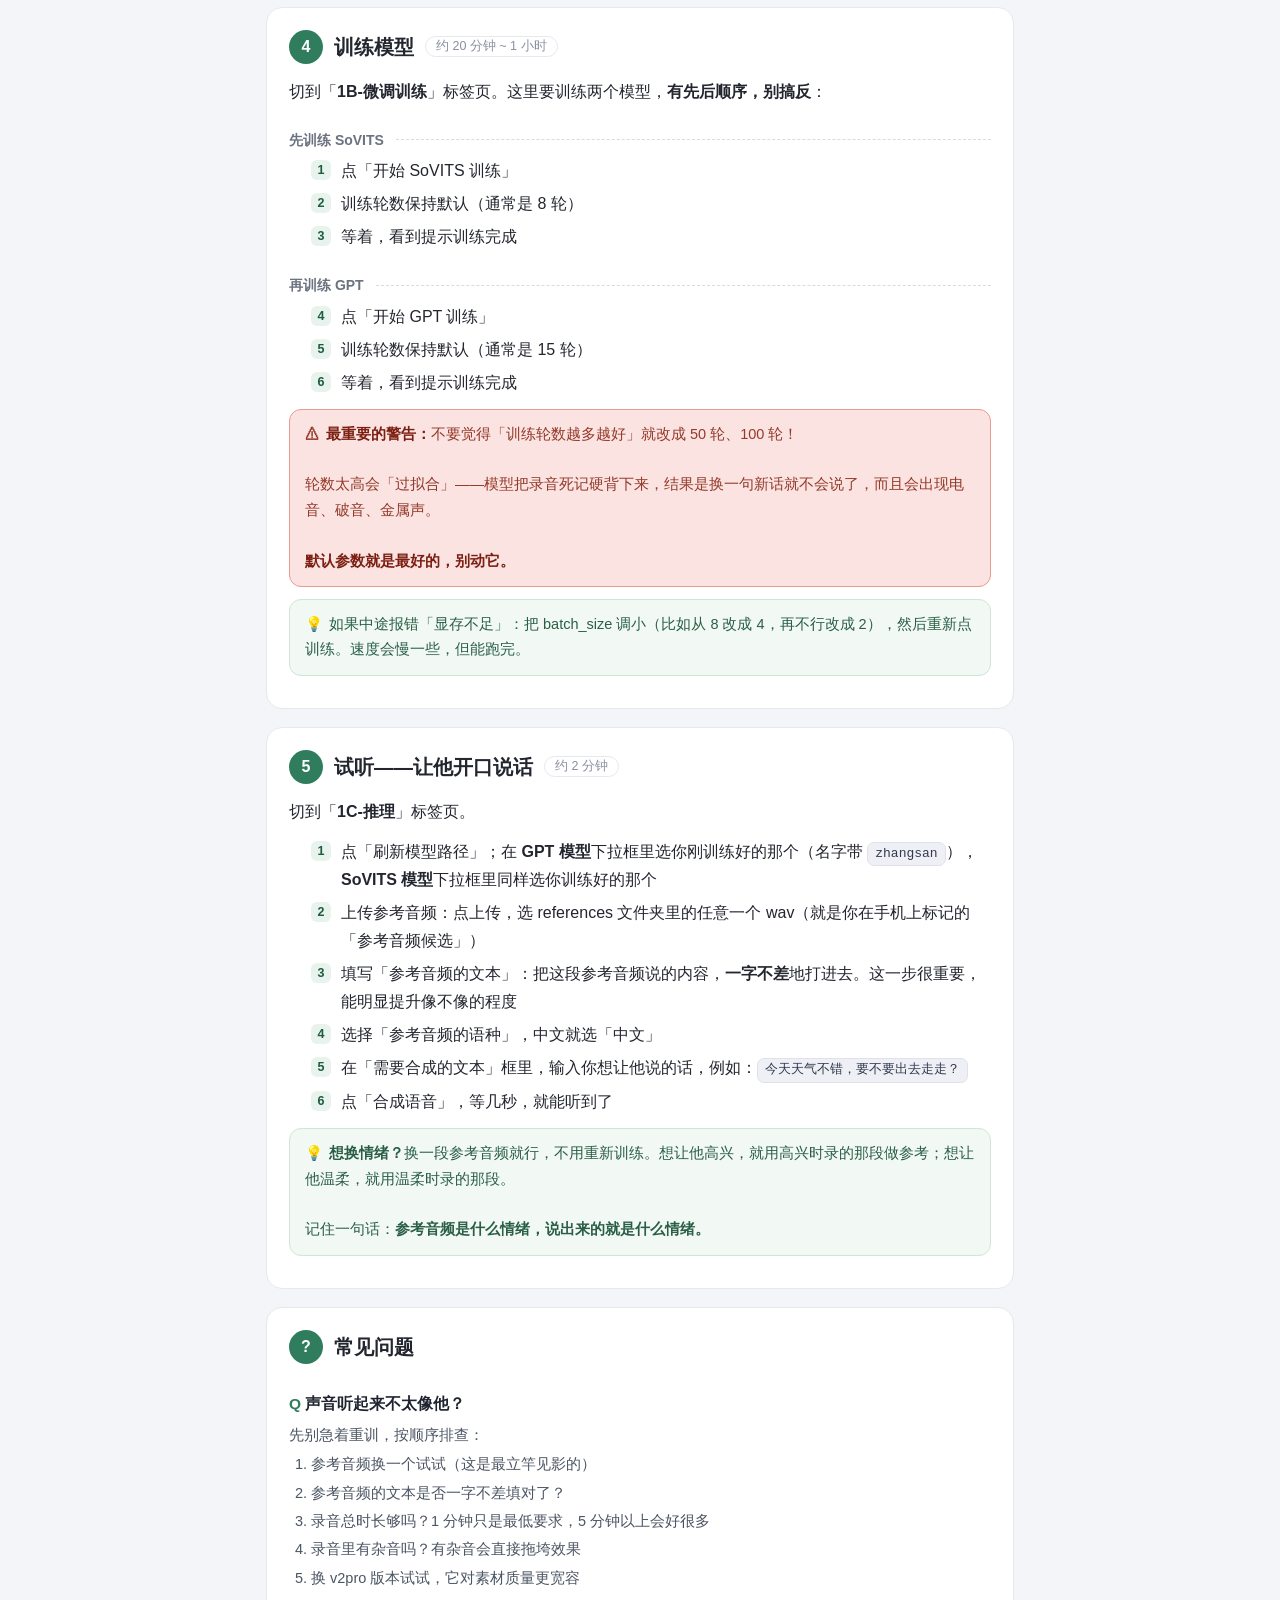
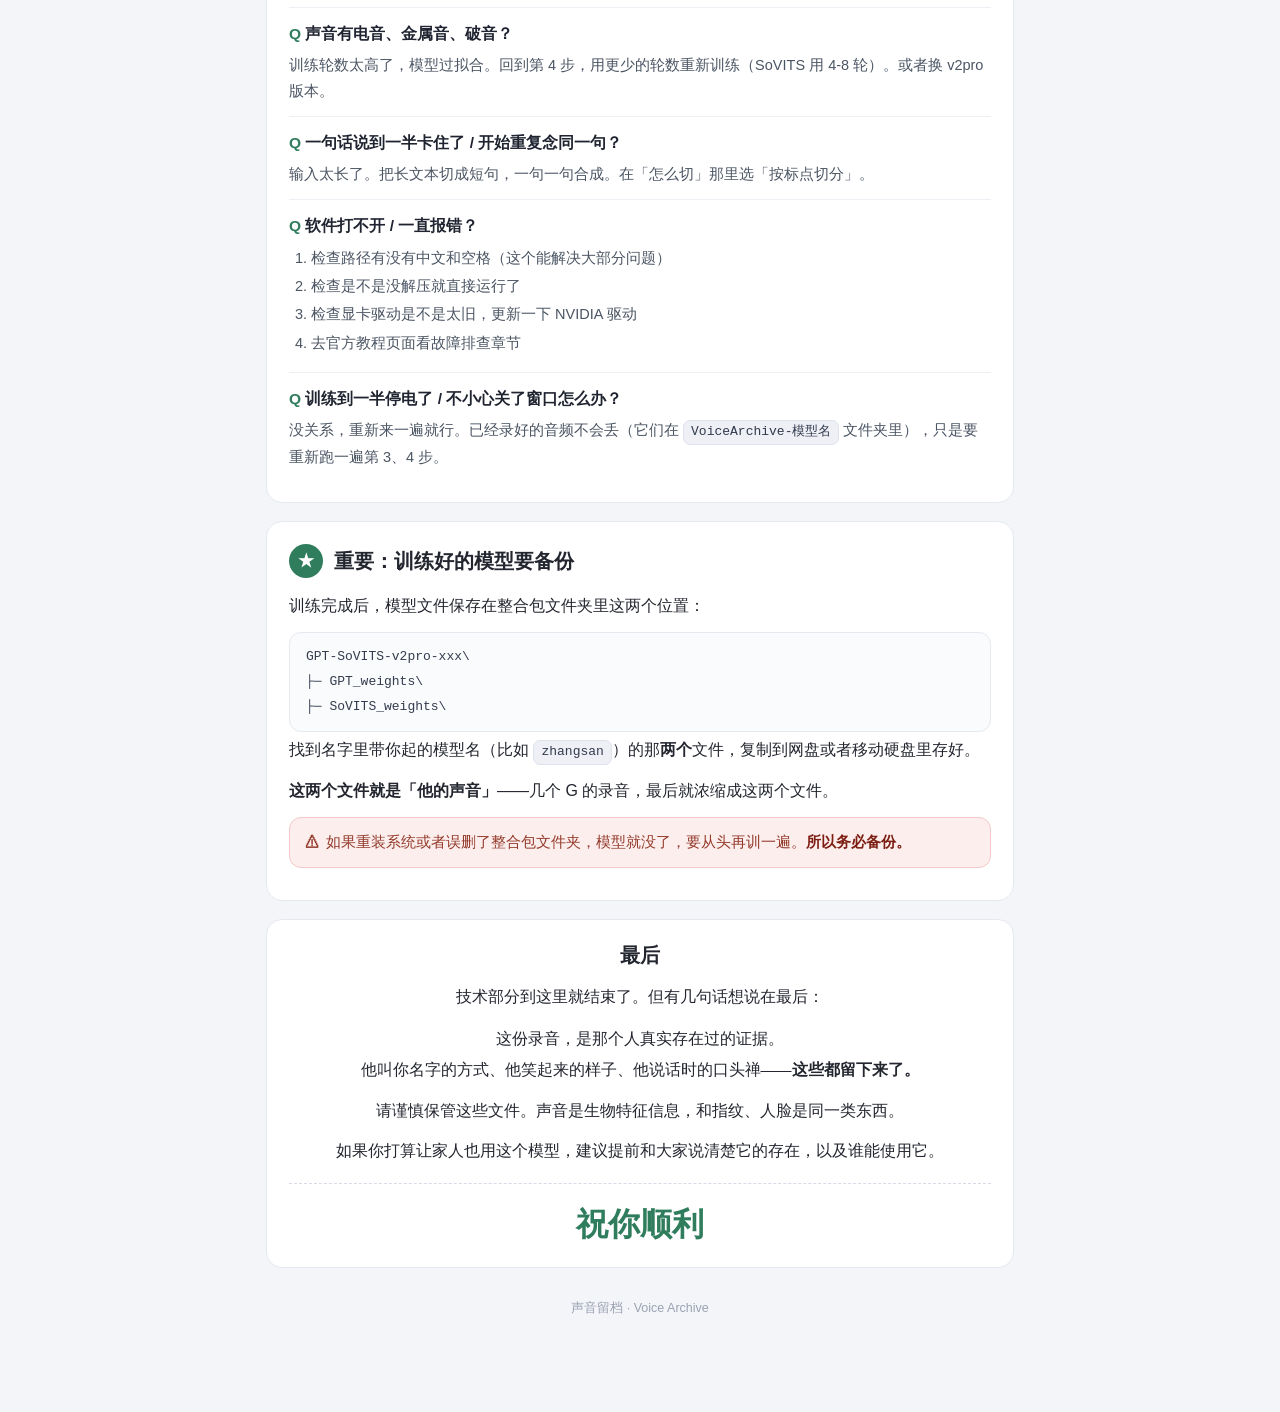
<file: nextsteps/next-steps.zh.html>
<!DOCTYPE html>
<html lang="zh-CN">
<head>
<meta charset="utf-8">
<meta name="viewport" content="width=device-width, initial-scale=1">
<title>声音留档 · 接下来怎么做</title>
<style>
  * { box-sizing: border-box; }
  html { -webkit-text-size-adjust: 100%; }
  body {
    margin: 0;
    background: #f3f5f9;
    color: #23262f;
    font-family: -apple-system, BlinkMacSystemFont, "Segoe UI", "PingFang SC",
      "Hiragino Sans GB", "Microsoft YaHei", "Helvetica Neue", Arial, sans-serif;
    line-height: 1.75;
  }
  .wrap { max-width: 780px; margin: 0 auto; padding: 28px 16px 80px; }

  /* ---------- 头部 ---------- */
  .hero {
    background: linear-gradient(150deg, #25543d 0%, #2f7d5d 70%, #3c9270 100%);
    color: #fff;
    border-radius: 18px;
    padding: 30px 26px 26px;
    margin-bottom: 22px;
  }
  .hero-top {
    display: flex; justify-content: space-between; align-items: center;
    gap: 12px; margin-bottom: 8px;
  }
  .hero .eyebrow {
    font-size: 13px; letter-spacing: 2px; opacity: .75; margin: 0;
    text-transform: uppercase;
  }
  .hero h1 { margin: 0 0 10px; font-size: 27px; line-height: 1.3; }
  .hero p { margin: 0; font-size: 15px; opacity: .94; }
  .hero .meta {
    margin-top: 18px; display: inline-flex; flex-wrap: wrap; gap: 8px; align-items: center;
  }
  .hero .pill {
    background: rgba(255,255,255,.16); border: 1px solid rgba(255,255,255,.28);
    padding: 4px 12px; border-radius: 999px; font-size: 13.5px; white-space: nowrap;
  }
  .hero .pill b { font-weight: 600; }
  .hero .meta small { font-size: 12.5px; opacity: .8; width: 100%; }
  .hero .brand-links { display: flex; gap: 10px; flex-shrink: 0; }
  .hero .brand-links a {
    display: flex; align-items: center; justify-content: center;
    transition: transform .18s ease, opacity .18s ease;
  }
  .hero .brand-links a:hover { opacity: .85; transform: translateY(-1px); }
  .hero .brand-links a:focus-visible { outline: 2px solid #fff; outline-offset: 2px; }
  .hero .brand-links svg { width: 22px; height: 22px; display: block; }

  /* ---------- 目录 ---------- */
  .toc {
    background: #fff; border: 1px solid #e6e8f0; border-radius: 14px;
    padding: 14px 16px; margin-bottom: 22px;
  }
  .toc .t { font-size: 13px; color: #6b7280; letter-spacing: 1px; margin: 0 0 8px; }
  .toc ul { list-style: none; margin: 0; padding: 0; display: flex; flex-wrap: wrap; gap: 8px; }
  .toc a {
    text-decoration: none; font-size: 13.5px; color: #2f7d5d;
    border: 1px solid #cfe5d8; background: #f2f9f5;
    padding: 3px 11px; border-radius: 999px; white-space: nowrap;
  }
  .toc a:hover { background: #e3f2e9; }

  /* ---------- 卡片区块 ---------- */
  .card {
    background: #fff; border: 1px solid #e6e8f0; border-radius: 16px;
    padding: 22px 22px 20px; margin-bottom: 18px;
  }
  .card > h2 {
    display: flex; align-items: center; gap: 11px; flex-wrap: wrap;
    margin: 0 0 14px; font-size: 19.5px; line-height: 1.35;
  }
  .card h2 .no {
    flex: none; width: 34px; height: 34px; border-radius: 50%;
    background: #2f7d5d; color: #fff; font-size: 16px; font-weight: 600;
    display: inline-flex; align-items: center; justify-content: center;
  }
  .card h2 .eta { font-size: 12.5px; font-weight: 400; color: #8a90a0;
    border: 1px solid #e6e8f0; border-radius: 999px; padding: 1px 10px; }
  .card > p { margin: 0 0 12px; }
  .card ul, .card ol { margin: 4px 0 12px; padding-left: 22px; }
  .card li { margin: 5px 0; }
  .subhead { font-size: 15px; font-weight: 600; margin: 18px 0 6px; color: #374151; }
  .subhead:first-child { margin-top: 4px; }

  /* 必需 / 说明标签 */
  .req, .note { margin: 0 0 10px; padding: 10px 14px; border-radius: 12px; font-size: 14.5px; }
  .req { background: #fff7ed; border: 1px solid #ffe0b8; }
  .req::before { content: "必需"; display: inline-block; font-size: 12px; font-weight: 600;
    color: #fff; background: #d97706; border-radius: 6px; padding: 0 8px; margin-right: 8px; }
  .note { background: #f2f7fb; border: 1px solid #d7e7f4; }
  .note::before { content: "说明"; display: inline-block; font-size: 12px; font-weight: 600;
    color: #fff; background: #4a86b8; border-radius: 6px; padding: 0 8px; margin-right: 8px; }
  .req b, .note b { color: #23262f; }

  /* 提示 / 警告 / 成功 */
  .warn, .tip, .ok {
    border-radius: 12px; padding: 12px 15px; margin: 12px 0; font-size: 14.5px;
  }
  .warn { background: #fdeeee; border: 1px solid #f3c9c9; color: #933a2a; }
  .warn b { color: #7c1f12; }
  .warn.strong { background: #fbe3e1; border: 1.5px solid #e89a93; }
  .tip { background: #f2f9f5; border: 1px solid #cfe5d8; color: #2a5f46; }
  .ok { background: #eefaf0; border: 1px solid #bfe6c7; color: #1e5a2e; }
  .warn::before, .tip::before { font-weight: 700; margin-right: 6px; }
  .warn::before { content: "⚠"; }
  .tip::before { content: "💡"; }

  /* 路径 / 代码 */
  code, .path {
    font-family: ui-monospace, SFMono-Regular, Consolas, "Liberation Mono", Menlo, monospace;
    font-size: 13px;
  }
  .path {
    display: inline-block; background: #eef0f6; border: 1px solid #dfe2ec;
    border-radius: 7px; padding: 0 7px; white-space: nowrap; color: #323a4d;
  }
  .path.good { background: #e7f3ec; border-color: #bfe0cd; color: #1d5c40; }
  .path.bad { background: #fdeee4; border-color: #f1cdb6; color: #94421a; }

  /* 文件结构树 */
  pre.tree {
    font-family: ui-monospace, SFMono-Regular, Consolas, Menlo, monospace;
    font-size: 13px; line-height: 1.9;
    background: #fafbfd; border: 1px solid #e6e8f0; border-radius: 12px;
    padding: 12px 16px; margin: 10px 0 4px; overflow-x: auto; color: #333b4d;
  }
  pre.tree .cm { color: #98a0b3; }
  pre.tree .hl { color: #2f7d5d; font-weight: 600; }
  pre.tree .hlb { background: #e7f3ec; border-radius: 4px; padding: 0 3px; }

  /* 小步骤中的序号标记 */
  .step-list > li { position: relative; padding-left: 30px; }
  .step-list > li::marker { content: none; }
  .step-list > li .idx {
    position: absolute; left: 0; top: 3px; width: 20px; height: 20px; line-height: 20px;
    text-align: center; background: #e7f3ec; color: #1d5c40; font-weight: 600;
    font-size: 12.5px; border-radius: 6px;
  }

  .divider {
    border: none; border-top: 1px dashed #d8dbe6; margin: 18px 0;
  }
  .divider-label {
    display: flex; align-items: center; gap: 12px; margin: 22px 0 4px;
    font-size: 14px; font-weight: 600; color: #6b7280;
  }
  .divider-label::after { content: ""; flex: 1; border-top: 1px dashed #d8dbe6; }

  /* FAQ */
  .faq { border-bottom: 1px solid #eef0f6; padding: 12px 0; }
  .faq:last-child { border-bottom: none; }
  .faq .q { font-size: 15.5px; font-weight: 600; margin: 0 0 6px; color: #1f2430; }
  .faq .q::before { content: "Q "; color: #2f7d5d; }
  .faq .a { font-size: 14.5px; color: #4b5563; }
  .faq ol, .faq ul { margin: 4px 0 4px; padding-left: 22px; }
  .faq li { margin: 3px 0; }

  .center { text-align: center; }
  .card.quiet { background: transparent; border-style: dashed; text-align: center; }
  .foot { margin-top: 30px; text-align: center; color: #9aa1b2; font-size: 12.5px; }

  a.ext { color: #2f7d5d; }
  @media print {
    body { background: #fff; }
    .card, .hero { break-inside: avoid; }
  }
</style>
</head>
<body>
<div class="wrap">

  <!-- 头部 -->
  <div class="hero">
    <div class="hero-top">
      <p class="eyebrow">Voice Archive · 声音留档</p>
      <div class="brand-links">
        <a href="https://github.com/hcllmsx/voice-archive" target="_blank" rel="noopener" title="项目源码 github.com/hcllmsx/voice-archive" aria-label="项目源码 github.com/hcllmsx/voice-archive">
          <svg viewBox="0 0 16 16" role="img"><path fill="#fff" fill-rule="evenodd" d="M8 0C3.58 0 0 3.58 0 8c0 3.54 2.29 6.53 5.47 7.59.4.07.55-.17.55-.38 0-.19-.01-.82-.01-1.49-2.01.37-2.53-.49-2.69-.94-.09-.23-.48-.94-.82-1.13-.28-.15-.68-.52-.01-.53.63-.01 1.08.58 1.23.82.72 1.21 1.87.87 2.33.66.07-.52.28-.87.51-1.07-1.78-.2-3.64-.89-3.64-3.95 0-.87.31-1.59.82-2.15-.08-.2-.36-1.02.08-2.12 0 0 .67-.21 2.2.82.64-.18 1.32-.27 2-.27s1.36.09 2 .27c1.53-1.04 2.2-.82 2.2-.82.44 1.1.16 1.92.08 2.12.51.56.82 1.27.82 2.15 0 3.07-1.87 3.75-3.65 3.95.29.25.54.73.54 1.48 0 1.07-.01 1.93-.01 2.2 0 .21.15.46.55.38A8.01 8.01 0 0 0 16 8c0-4.42-3.58-8-8-8z"/></svg>
        </a>
        <a href="https://syld.oooq.cc/" target="_blank" rel="noopener" title="官网 syld.oooq.cc" aria-label="官网 syld.oooq.cc">
          <svg viewBox="0 0 512 512" role="img"><rect width="512" height="512" rx="112" fill="#C06A45"/><g fill="none" stroke="#FDFBF7" stroke-width="18" stroke-linecap="round"><path d="M336 236 A80 80 0 0 1 176 236"/></g><rect x="208" y="124" width="96" height="136" rx="48" fill="#FDFBF7"/><rect x="247" y="306" width="18" height="62" fill="#FDFBF7"/><rect x="206" y="366" width="100" height="22" rx="11" fill="#FDFBF7"/></svg>
        </a>
      </div>
    </div>
    <h1>接下来怎么做</h1>
    <p>你已经完成了最重要、也最不可替代的一步：<b>录下了 TA 的声音</b>。<br>
    接下来只要把这份录音变成一个能说话的模型——全程不用写任何代码，照着点就行。</p>
    <div class="meta">
      <span class="pill">预计耗时 <b>40 分钟 ~ 2 小时</b></span>
      <small>其中大部分时间电脑在自动跑，你可以去做别的事</small>
    </div>
  </div>

  <!-- 目录 -->
  <div class="toc">
    <p class="t">快速跳转</p>
    <ul>
      <li><a href="#prep">开始前检查</a></li>
      <li><a href="#step0">第 0 步 · 传录音</a></li>
      <li><a href="#step1">第 1 步 · 下载软件</a></li>
      <li><a href="#step2">第 2 步 · 打开软件</a></li>
      <li><a href="#step3">第 3 步 · 格式化</a></li>
      <li><a href="#step4">第 4 步 · 训练</a></li>
      <li><a href="#step5">第 5 步 · 试听</a></li>
      <li><a href="#faq">常见问题</a></li>
      <li><a href="#backup">备份模型</a></li>
    </ul>
  </div>

  <!-- 开始前检查 -->
  <div class="card" id="prep">
    <h2><span class="no">✓</span>开始前：看看你的电脑行不行</h2>
    <div class="req"><b>一台 Windows 电脑，显卡是 NVIDIA 的，显存 8GB 以上。</b><br>
      怎么看显卡：按 <code>Ctrl + Shift + Esc</code> 打开任务管理器 → 点「性能」→ 左边找「GPU」→ 右上角会显示显卡型号和显存大小。看到 N 卡（GTX / RTX 开头）就没问题，显存那一行要大于 8GB。</div>
    <div class="req"><b>硬盘留出 30GB 以上的空间。</b></div>
    <div class="note"><b>苹果 Mac 也能跑</b>，但训练出来的质量会明显差一些。如果可以，借一台 Windows 笔记本会更好。</div>
    <div class="note"><b>没有独立显卡（只有核显）跑不动训练。</b>可以找有显卡的朋友帮忙，或者租用云端显卡。</div>
  </div>

  <!-- 第 0 步 -->
  <div class="card" id="step0">
    <h2><span class="no">0</span>把录音传到电脑上<span class="eta">2 分钟</span></h2>
    <ol class="step-list">
      <li><span class="idx">1</span>你在手机上导出的是一个 <b>ZIP 文件</b>。</li>
      <li><span class="idx">2</span>如果你当时分享到了微信「文件传输助手」：电脑上打开微信 → 找到「文件传输助手」→ 下载那个 ZIP。</li>
      <li><span class="idx">3</span>下载好后，把它解压到 GPT-SoVITS 所在的文件夹里（步骤见下）。</li>
    </ol>
    <div class="warn"><b>重要：解压到的路径，不要包含中文和空格！</b><br>
      模型名 = 你在手机 App 新建项目时填的「模型名」，例如 <span class="path">nainai</span>。<br>
      ZIP 里已经自带 <span class="path good">VoiceArchive-nainai</span> 这一层文件夹，
      所以直接把 ZIP 解压到整合包所在的位置（如 <span class="path good">D:\GPT-SoVITS</span>）就行，
      解压后会自动出现 <span class="path good">VoiceArchive-nainai</span>，
      最终路径类似 <span class="path good">D:\GPT-SoVITS\VoiceArchive-nainai</span></div>
    <p style="margin:6px 0 2px">解压后应该是这样的结构（把 nainai 换成你自己的模型名）：</p>
<pre class="tree">D:\GPT-SoVITS\VoiceArchive-nainai\
├─ wavs\            <span class="cm">一堆 wav 音频文件</span>
├─ dataset.list     <span class="cm">标注文件</span>
├─ references\      <span class="cm">参考音频</span>
└─ <span class="hl">接下来怎么做.html</span>   <span class="hlb">就是你现在看的这个</span></pre>
    <p style="margin-top:10px">不推荐这样（有中文和空格，可能报错）：<br>
    <span class="path bad">D:\我的文件\声音 留档\张三 的录音\</span></p>
  </div>

  <!-- 第 1 步 -->
  <div class="card" id="step1">
    <h2><span class="no">1</span>下载软件<span class="eta">约 20 分钟 · 看网速</span></h2>
    <p>这个软件叫 <b>GPT-SoVITS</b>，是开源的、免费的。作者是 B 站 UP 主「花儿不哭」。</p>
    <p>下载地址（GitHub 官方仓库的发布页）：</p>
    <p><a class="path good" href="https://github.com/RVC-Boss/GPT-SoVITS/releases">https://github.com/RVC-Boss/GPT-SoVITS/releases</a></p>
    <div class="subhead">怎么挑版本</div>
    <ul>
      <li>找名字里带「整合包」的，找最新日期的，例如 <span class="path">GPT-SoVITS-v2pro-20250604.7z</span></li>
      <li>录音质量很好、很干净 → 用 <b>v3 或 v4</b></li>
      <li>录音有点杂音、不太确定 → 用 <b>v2pro</b>（更稳，不容易翻车）</li>
      <li>拿不准 → 选 <b>v2pro</b>，它是目前最省心的</li>
    </ul>
    <p>如果 GitHub 打不开或者下载太慢，去 B 站搜「花儿不哭」，他的主页有网盘分流和详细视频教程。</p>
    <div class="warn">下载下来的是一个压缩包，要<u>先解压</u>再用。同样，解压路径不要有中文和空格，例如放在 <span class="path good">D:\GPT-SoVITS</span></div>
  </div>

  <!-- 第 2 步 -->
  <div class="card" id="step2">
    <h2><span class="no">2</span>打开软件<span class="eta">约 3 分钟</span></h2>
    <p>进入解压后的文件夹，找到这个文件，双击它：</p>
    <p><span class="path good">go-webui.bat</span></p>
    <p>接下来会弹出一个黑色命令行窗口，开始加载。第一次启动会比较慢，可能要几分钟，这是正常的。</p>
    <div class="warn"><b>这个黑窗口全程不要关！</b>关了软件就停了。</div>
    <p>加载完成后，会自动弹出浏览器页面。如果没有自动弹出，手动打开浏览器，地址栏输入：<br>
    <span class="path good">http://localhost:9874</span></p>
    <div class="ok">看到界面了，就成功了。</div>
  </div>

  <!-- 第 3 步 -->
  <div class="card" id="step3">
    <h2><span class="no">3</span>格式化训练集<span class="eta">约 5 分钟</span></h2>
    <p>这一步是让电脑「听懂」你的录音，为训练做准备。你只要填路径和点按钮。</p>
    <ol class="step-list">
      <li><span class="idx">1</span>在顶部切换到「<b>1-GPT-SoVITS-TTS</b>」标签页</li>
      <li><span class="idx">2</span>找到「<b>1A-训练集格式化工具</b>」</li>
      <li><span class="idx">3</span>填写实验/模型名——用你在 App 里建项目时填的那个模型名，例如 <span class="path">nainai</span>，要和解压文件夹的名字一致</li>
      <li><span class="idx">4</span>填写「文本标注文件」路径，就是你解压出来的那个 <span class="path good">D:\GPT-SoVITS\VoiceArchive-nainai\dataset.list</span></li>
      <li><span class="idx">5</span>填写「训练集音频文件夹路径」，就是你解压出来的 wavs 文件夹 <span class="path good">D:\GPT-SoVITS\VoiceArchive-nainai\wavs</span></li>
      <li><span class="idx">6</span>勾上「<b>开启训练集格式化一键三连</b>」</li>
      <li><span class="idx">7</span>点「<b>一键三连</b>」，然后等着。底部会有进度提示</li>
    </ol>
    <div class="ok">看到类似「格式化完毕」的提示，就可以了。</div>
    <div class="warn">如果这一步报错，99% 是因为：路径里有中文或空格。<br>回到第 0 步，换个纯英文路径。</div>
  </div>

  <!-- 第 4 步 -->
  <div class="card" id="step4">
    <h2><span class="no">4</span>训练模型<span class="eta">约 20 分钟 ~ 1 小时</span></h2>
    <p>切到「<b>1B-微调训练</b>」标签页。这里要训练两个模型，<b>有先后顺序，别搞反</b>：</p>

    <div class="divider-label">先训练 SoVITS</div>
    <ol class="step-list">
      <li><span class="idx">1</span>点「开始 SoVITS 训练」</li>
      <li><span class="idx">2</span>训练轮数保持默认（通常是 8 轮）</li>
      <li><span class="idx">3</span>等着，看到提示训练完成</li>
    </ol>

    <div class="divider-label">再训练 GPT</div>
    <ol class="step-list">
      <li><span class="idx">4</span>点「开始 GPT 训练」</li>
      <li><span class="idx">5</span>训练轮数保持默认（通常是 15 轮）</li>
      <li><span class="idx">6</span>等着，看到提示训练完成</li>
    </ol>

    <div class="warn strong"><b>最重要的警告：</b>不要觉得「训练轮数越多越好」就改成 50 轮、100 轮！<br><br>
      轮数太高会「过拟合」——模型把录音死记硬背下来，结果是换一句新话就不会说了，而且会出现电音、破音、金属声。<br><br>
      <b>默认参数就是最好的，别动它。</b></div>

    <div class="tip">如果中途报错「显存不足」：把 batch_size 调小（比如从 8 改成 4，再不行改成 2），然后重新点训练。速度会慢一些，但能跑完。</div>
  </div>

  <!-- 第 5 步 -->
  <div class="card" id="step5">
    <h2><span class="no">5</span>试听——让他开口说话<span class="eta">约 2 分钟</span></h2>
    <p>切到「<b>1C-推理</b>」标签页。</p>
    <ol class="step-list">
      <li><span class="idx">1</span>点「刷新模型路径」；在 <b>GPT 模型</b>下拉框里选你刚训练好的那个（名字带 <span class="path">zhangsan</span>），<b>SoVITS 模型</b>下拉框里同样选你训练好的那个</li>
      <li><span class="idx">2</span>上传参考音频：点上传，选 references 文件夹里的任意一个 wav（就是你在手机上标记的「参考音频候选」）</li>
      <li><span class="idx">3</span>填写「参考音频的文本」：把这段参考音频说的内容，<b>一字不差</b>地打进去。这一步很重要，能明显提升像不像的程度</li>
      <li><span class="idx">4</span>选择「参考音频的语种」，中文就选「中文」</li>
      <li><span class="idx">5</span>在「需要合成的文本」框里，输入你想让他说的话，例如：<span class="path">今天天气不错，要不要出去走走？</span></li>
      <li><span class="idx">6</span>点「合成语音」，等几秒，就能听到了</li>
    </ol>
    <div class="tip"><b>想换情绪？</b>换一段参考音频就行，不用重新训练。想让他高兴，就用高兴时录的那段做参考；想让他温柔，就用温柔时录的那段。<br><br>
    记住一句话：<b>参考音频是什么情绪，说出来的就是什么情绪。</b></div>
  </div>

  <!-- FAQ -->
  <div class="card" id="faq">
    <h2><span class="no">?</span>常见问题</h2>

    <div class="faq">
      <p class="q">声音听起来不太像他？</p>
      <div class="a">先别急着重训，按顺序排查：
        <ol>
          <li>参考音频换一个试试（这是最立竿见影的）</li>
          <li>参考音频的文本是否一字不差填对了？</li>
          <li>录音总时长够吗？1 分钟只是最低要求，5 分钟以上会好很多</li>
          <li>录音里有杂音吗？有杂音会直接拖垮效果</li>
          <li>换 v2pro 版本试试，它对素材质量更宽容</li>
        </ol>
      </div>
    </div>

    <div class="faq">
      <p class="q">声音有电音、金属音、破音？</p>
      <div class="a">训练轮数太高了，模型过拟合。回到第 4 步，用更少的轮数重新训练（SoVITS 用 4-8 轮）。或者换 v2pro 版本。</div>
    </div>

    <div class="faq">
      <p class="q">一句话说到一半卡住了 / 开始重复念同一句？</p>
      <div class="a">输入太长了。把长文本切成短句，一句一句合成。在「怎么切」那里选「按标点切分」。</div>
    </div>

    <div class="faq">
      <p class="q">软件打不开 / 一直报错？</p>
      <div class="a">
        <ol>
          <li>检查路径有没有中文和空格（这个能解决大部分问题）</li>
          <li>检查是不是没解压就直接运行了</li>
          <li>检查显卡驱动是不是太旧，更新一下 NVIDIA 驱动</li>
          <li>去官方教程页面看故障排查章节</li>
        </ol>
      </div>
    </div>

    <div class="faq">
      <p class="q">训练到一半停电了 / 不小心关了窗口怎么办？</p>
      <div class="a">没关系，重新来一遍就行。已经录好的音频不会丢（它们在 <span class="path">VoiceArchive-模型名</span> 文件夹里），只是要重新跑一遍第 3、4 步。</div>
    </div>
  </div>

  <!-- 备份 -->
  <div class="card" id="backup">
    <h2><span class="no">★</span>重要：训练好的模型要备份</h2>
    <p>训练完成后，模型文件保存在整合包文件夹里这两个位置：</p>
<pre class="tree">GPT-SoVITS-v2pro-xxx\
├─ GPT_weights\
├─ SoVITS_weights\</pre>
    <p>找到名字里带你起的模型名（比如 <span class="path">zhangsan</span>）的那<b>两个</b>文件，复制到网盘或者移动硬盘里存好。</p>
    <p><b>这两个文件就是「他的声音」</b>——几个 G 的录音，最后就浓缩成这两个文件。</p>
    <div class="warn">如果重装系统或者误删了整合包文件夹，模型就没了，要从头再训一遍。<b>所以务必备份。</b></div>
  </div>

  <!-- 结尾 -->
  <div class="card center">
    <h2 style="justify-content:center">最后</h2>
    <p>技术部分到这里就结束了。但有几句话想说在最后：</p>
    <p style="font-size:15.5px;line-height:2">这份录音，是那个人真实存在过的证据。<br>
    他叫你名字的方式、他笑起来的样子、他说话时的口头禅——<b>这些都留下来了。</b></p>
    <p>请谨慎保管这些文件。声音是生物特征信息，和指纹、人脸是同一类东西。</p>
    <p>如果你打算让家人也用这个模型，建议提前和大家说清楚它的存在，以及谁能使用它。</p>
    <div class="divider"></div>
    <p style="font-size:32px;font-weight:700;line-height:1.4;color:#2f7d5d;margin:0">祝你顺利</p>
  </div>

  <p class="foot">声音留档 · Voice Archive</p>
</div>
</body>
</html>
</file>
<file: styles.css>
/*
 * styles.css
 * 声音留档 voice-archive · 作者：火车啦啦 (hcllmsx)
 *
 * 设计基调：温暖、克制、有人情味。
 * 不要科技感、不要赛博朋克、不要炫酷动效。
 * 配色走米白 + 深灰 + 低饱和暖色（陶土 / 暖棕 / 墨绿），
 * 不用纯蓝纯紫那种「AI 感」配色。
 */

:root {
  --bg: #FDFBF7;
  --surface: #FFFDF9;
  --surface-2: #F6F1E8;
  --ink: #2C2C2C;
  --muted: #6B6459;
  --line: rgba(44, 44, 44, 0.10);
  --line-2: rgba(44, 44, 44, 0.18);
  --clay: #B9603C;      /* 陶土色：强调 */
  --clay-soft: #F3E4DC;
  --moss: #4A5D4E;      /* 墨绿：成功 / 安全 */
  --moss-soft: #E7EDE6;
  --amber: #C89B3C;     /* 暖棕黄：提醒 */
  --amber-soft: #FAF0DA;
  --danger: #A3452F;
  --radius: 14px;
  --radius-lg: 20px;
  --shadow: 0 1px 2px rgba(44, 44, 44, 0.04), 0 8px 24px rgba(44, 44, 44, 0.05);
}

* { box-sizing: border-box; }

/* 去掉点击 / 触摸时浏览器默认的蓝色高亮（Chrome 焦点环、Android tap-highlight），
   仅保留键盘 Tab 导航时的深灰细环——既不会闪蓝，又保证键盘可用性 */
* {
  -webkit-tap-highlight-color: transparent;
}
button, a, input, select, textarea, [data-act], [role="button"] {
  outline: none;
}
button::-moz-focus-inner { border: 0; }
:focus-visible {
  outline: 2px solid rgba(44, 44, 44, 0.45);
  outline-offset: 2px;
}

/* 必须加这一条：.field 之类的 display 规则会盖掉 UA 样式表里的 [hidden]，
   导致 el.hidden = true 不起作用 */
[hidden] { display: none !important; }

html, body {
  margin: 0;
  padding: 0;
}

body {
  background: var(--bg);
  color: var(--ink);
  font-family: -apple-system, BlinkMacSystemFont, "PingFang SC", "Microsoft YaHei", sans-serif;
  font-size: 16px;
  line-height: 1.75;
  -webkit-font-smoothing: antialiased;
  -webkit-text-size-adjust: 100%;
  padding-bottom: env(safe-area-inset-bottom);
}

.wrap {
  max-width: 600px;
  margin: 0 auto;
  padding: 0 18px 64px;
  padding-left: max(18px, env(safe-area-inset-left));
  padding-right: max(18px, env(safe-area-inset-right));
}

h1, h2, h3 {
  font-weight: 600;
  letter-spacing: 0.01em;
  line-height: 1.5;
}

/* ================================================================== */
/* 通用                                                               */
/* ================================================================== */
.muted { color: var(--muted); }
.small { font-size: 13.5px; }
.center { text-align: center; }
.empty { padding: 8px 0 4px; }
.warn-text { color: var(--amber); }

.card {
  background: var(--surface);
  border: 1px solid var(--line);
  border-radius: var(--radius);
  padding: 18px;
  margin: 0 0 16px;
  box-shadow: var(--shadow);
}

.card h2 {
  margin: 0 0 12px;
  font-size: 17px;
}

/* 「查看全部句子」切换卡片：折叠时只有一行按钮、不要整圈外框，展开任务列表时才显示卡片外观 */
.card.tasks-card {
  background: transparent;
  border-color: transparent;
  box-shadow: none;
}

.card.tasks-card.open {
  background: var(--surface);
  border-color: var(--line);
  box-shadow: var(--shadow);
}

.row {
  display: flex;
  gap: 10px;
  flex-wrap: wrap;
}

/* ================================================================== */
/* 首页                                                               */
/* ================================================================== */
.hero {
  padding: 34px 2px 22px;
}

.hero h1 {
  margin: 0 0 10px;
  font-size: 30px;
  letter-spacing: 0.06em;
}

.lede {
  margin: 0;
  color: var(--muted);
  font-size: 15.5px;
}

.privacy {
  background: var(--moss-soft);
  border-color: transparent;
}

.privacy-inner {
  display: flex;
  align-items: center;
  gap: 8px;
}

.privacy-line {
  flex: 1;
  min-width: 0;
  margin: 0;
  color: var(--moss);
  font-size: 14.5px;
}

.privacy-close {
  flex: none;
  width: 28px;
  height: 28px;
  margin: 0 -4px 0 0;
  border: 0;
  border-radius: 999px;
  background: transparent;
  color: var(--moss);
  font-size: 13px;
  line-height: 1;
  opacity: 0.65;
  cursor: pointer;
}

.privacy-close:active { background: rgba(44, 44, 44, 0.08); }

.privacy-line::before {
  content: "🔒";
  margin-right: 6px;
}

.resume {
  background: var(--surface-2);
  border-color: transparent;
}

/* 「继续上次录制」默认折叠，点标题展开
   选择器用三级特异性，压过 .btn.block 的 display:block / margin-top */
.resume .btn.resume-toggle {
  display: flex;
  align-items: center;
  justify-content: space-between;
  gap: 8px;
  margin-top: 0;
  text-align: left;
}

.resume-arrow {
  flex: none;
  font-size: 15px;
  line-height: 1;
  opacity: 0.55;
  transition: transform 0.18s ease;
}

.resume.open .resume-arrow { transform: rotate(90deg); }

.resume .muted {
  margin: 12px 0 0;
  font-size: 14px;
}

/* 项目列表 */
.proj-list {
  list-style: none;
  margin: 0 0 14px;
  padding: 0;
}

.proj {
  border: 0;
  border-top: 1px dashed var(--line);
  border-bottom: 1px dashed var(--line);
  padding: 12px 14px;
  margin-bottom: 10px;
}

.proj:last-child { margin-bottom: 0; }

.proj-head {
  display: flex;
  align-items: baseline;
  justify-content: space-between;
  gap: 10px;
}

.proj-name {
  font-size: 17px;
  font-weight: 600;
}

.tag {
  font-size: 12px;
  color: var(--muted);
  background: var(--surface-2);
  border-radius: 999px;
  padding: 2px 10px;
  white-space: nowrap;
}

.tag.soft {
  background: transparent;
  border: 1px solid var(--line);
}

.proj-tags {
  display: flex;
  gap: 6px;
  flex-wrap: wrap;
  justify-content: flex-end;
}

.bar {
  height: 6px;
  background: var(--surface-2);
  border-radius: 999px;
  overflow: hidden;
  margin: 10px 0 8px;
}

.bar.thin { height: 4px; }

.bar i {
  display: block;
  height: 100%;
  background: var(--clay);
  border-radius: 999px;
  transition: width 0.4s ease;
}

.proj-foot {
  display: flex;
  align-items: center;
  justify-content: space-between;
  gap: 10px;
  flex-wrap: wrap;
  font-size: 13.5px;
}

.proj-ops { display: flex; gap: 8px; }

/* ================================================================== */
/* 按钮                                                               */
/* ================================================================== */
.btn {
  appearance: none;
  border: 1px solid var(--line-2);
  background: var(--surface);
  color: var(--ink);
  font-family: inherit;
  font-size: 15px;
  line-height: 1.4;
  padding: 11px 18px;
  border-radius: 999px;
  cursor: pointer;
  transition: background 0.18s ease, border-color 0.18s ease, transform 0.1s ease;
  text-align: center;
}

.btn:active { transform: scale(0.985); }

.btn.primary {
  background: var(--clay);
  border-color: var(--clay);
  color: #FFFCF8;
}

.btn.ghost {
  background: transparent;
  border-color: var(--line-2);
  color: var(--ink);
}

.btn.danger {
  background: var(--danger);
  border-color: var(--danger);
  color: #FFFCF8;
}

.btn.danger-ghost {
  background: transparent;
  border-color: transparent;
  color: var(--danger);
}

/* 带细红边的「放弃本次」：介于链接感的 danger-ghost 与实底 danger 之间 */
.btn.danger-outline {
  background: transparent;
  border-color: var(--danger);
  color: var(--danger);
}

.btn.danger-outline:hover {
  background: rgba(163, 69, 47, 0.07);
}

/* 试听卡按钮行：始终同一行，前两个按钮靠左、「放弃本次」靠右 */
.review .review-actions {
  flex-wrap: nowrap;
  justify-content: space-between;
  align-items: center;
  gap: 8px;
}
.review .review-actions .ra-left {
  display: flex;
  flex-wrap: nowrap;
  gap: 8px;
  min-width: 0;
}
.review .review-actions .btn {
  font-size: 13px;
  line-height: 1.2;
  padding: 9px 12px;
  white-space: nowrap;
}
.review .review-actions .danger-outline {
  flex-shrink: 0;
}
/* 特别窄的屏再把按钮缩一点，保证三个按钮始终排在一行 */
@media (max-width: 340px) {
  .review .review-actions .btn {
    font-size: 12px;
    padding: 8px 9px;
  }
  .review .review-actions {
    gap: 6px;
  }
}

.btn.block {
  display: block;
  width: 100%;
  margin-top: 10px;
}

.btn.small { padding: 7px 14px; font-size: 14px; }
.btn.tiny { padding: 5px 11px; font-size: 13px; border-radius: 999px; }

.file-btn {
  position: relative;
  overflow: hidden;
}

.file-btn input[type=file] {
  position: absolute;
  inset: 0;
  opacity: 0;
  width: 100%;
  cursor: pointer;
}

/* ================================================================== */
/* 面包屑                                                             */
/* ================================================================== */
.crumbs {
  display: flex;
  align-items: center;
  justify-content: space-between;
  gap: 10px;
  padding: 18px 0 12px;
}

.crumb-title {
  flex: 1;
  min-width: 0;
  font-size: 15px;
  color: var(--muted);
  overflow: hidden;
  text-overflow: ellipsis;
  white-space: nowrap;
}

/* 面包屑右侧的操作按钮组（如录音页：💡 指引 + 素材） */
.crumbs-ops {
  display: flex;
  gap: 6px;
  flex: none;
}

.crumbs-ops .icon-btn {
  width: 34px;
  padding: 5px 0;
}

/* ================================================================== */
/* 年龄段注意事项                                                      */
/* ================================================================== */
.note {
  background: var(--surface-2);
  border-radius: var(--radius);
  padding: 14px 16px;
  margin-bottom: 16px;
  border-left: 3px solid var(--line-2);
}

.note h3 {
  margin: 0 0 8px;
  font-size: 14.5px;
  color: var(--muted);
  font-weight: 600;
}

.note ul {
  margin: 0;
  padding-left: 20px;
}

.note li {
  font-size: 14px;
  margin-bottom: 4px;
}

.note.strong {
  background: var(--amber-soft);
  border-left-color: var(--amber);
}

.note.strong h3 { color: #8A6415; }
.note.strong li { color: #6B4E10; }

.note-dur {
  margin: 8px 0 0;
  font-size: 13px;
  color: var(--muted);
}

.note .dialect-note {
  margin: 0;
  font-size: 14px;
}

/* ================================================================== */
/* 录音页                                                             */
/* ================================================================== */
.progress-head {
  margin-bottom: 12px;
}

.progress-line {
  display: flex;
  flex-wrap: wrap;
  align-items: center;
  row-gap: 6px;
}

.progress-line .muted { font-size: 13.5px; }

.task-card {
  text-align: center;
  padding: 22px 18px 24px;
  margin-bottom: 8px;
}

/* 顶部一行：左「称呼 / 呼语」组名，右「看看怎么说」开关 */
.task-head {
  display: flex;
  align-items: center;
  justify-content: space-between;
  gap: 10px;
  margin: 0 0 10px;
}

.task-group {
  margin: 0;
  font-size: 12.5px;
  letter-spacing: 0.12em;
  color: var(--clay);
}

.task-label {
  margin: 0 0 10px;
  font-size: 22px;
  line-height: 1.35;
  font-weight: 600;
}

.task-tip {
  margin: 0;
  font-size: 14px;
  color: var(--muted);
}

/* 「看看怎么说」开关：激活（示例常开）时高亮 */
.idea-btn {
  flex-shrink: 0;
}
.idea-btn.active {
  background: var(--clay-soft);
  border-color: var(--clay);
  color: #7A3A20;
}

/* 示例文字与 task-tip 同槽位（开开关时替换显示），样式对齐 tip */
.task-idea {
  margin: 0;
  font-size: 14px;
  line-height: 1.7;
  color: var(--muted);
  white-space: pre-wrap;
}

/* 点击「开始录音」后：问题弱化、提示词放大，视觉层级互换。
   待录态保持原样（问题大字 / 提示小字）。状态由 JS 给 .task-card 加 .rec。
   由于状态切换会整卡重建，transition 无法生效，用 keyframes 模拟互换过程。 */
.task-card.rec .task-label {
  font-size: 14px;
  font-weight: 400;
  line-height: 1.3;
  color: var(--muted);
  margin: 0 0 6px;
  animation: taskLabelDown 0.4s ease;
}
.task-card.rec .task-tip,
.task-card.rec .task-idea {
  font-size: 20px;
  line-height: 1.5;
  font-weight: 500;
  color: var(--ink);
  animation: taskTipUp 0.4s ease, taskTextIn 0.25s ease;
}

@keyframes taskLabelDown {
  from { font-size: 22px; font-weight: 600; line-height: 1.35; color: var(--ink); }
}
@keyframes taskTipUp {
  from { font-size: 14px; font-weight: 400; color: var(--muted); }
}

/* 「看看怎么说」开/关：示例句淡入替换，避免两行生硬跳变 */
.task-tip:not([hidden]),
.task-idea:not([hidden]) {
  animation: taskTextIn 0.25s ease;
}
@keyframes taskTextIn {
  from { opacity: 0; transform: translateY(3px); }
}

/* 自定义补充句：句子的文字就是他要读的内容。
   进入录音后也保持大字、不弱化，方便他一边看一边读。 */
.task-card.custom .task-label {
  font-weight: 600;
}
.task-card.custom.rec .task-label {
  font-size: 20px;
  font-weight: 500;
  line-height: 1.5;
  color: var(--ink);
  margin: 0 0 16px;
  animation: none;
}

.recorder {
  text-align: center;
  padding: 12px 0 20px;
}

.wave {
  width: 100%;
  height: 92px;
  display: block;
  background: var(--surface);
  border: 1px solid var(--line);
  border-radius: var(--radius);
  margin-bottom: 14px;
}

.level { margin-bottom: 10px; }

.level-bar {
  position: relative;
  height: 8px;
  background: var(--surface-2);
  border-radius: 999px;
  overflow: hidden;
}

.level-bar i {
  display: block;
  height: 100%;
  width: 0;
  background: var(--moss);
  border-radius: 999px;
  transition: width 0.08s linear, background 0.2s ease;
}

/* 舒适区标记（-27dB ~ -15dB 对应的位置） */
.level-bar .zone {
  position: absolute;
  left: 46%;
  width: 31%;
  top: 0;
  bottom: 0;
  border-left: 1px solid var(--line-2);
  border-right: 1px solid var(--line-2);
  pointer-events: none;
}

.level-text {
  margin: 8px 0 0;
  font-size: 13.5px;
  color: var(--muted);
  min-height: 1.6em;
}

.timer {
  margin: 4px 0 16px;
  font-size: 26px;
  line-height: 42px;
  font-variant-numeric: tabular-nums;
  color: var(--ink);
}

/* 录音前倒计时：数字落在计时器同一行（class 叠加），三种状态行高一致，布局不跳 */
.countdown-num {
  font-size: 36px;
  font-weight: 700;
  color: var(--moss);
}

.countdown-num.pop {
  animation: cd-pop 0.32s ease;
}

@keyframes cd-pop {
  0%   { transform: scale(1.35); opacity: 0.35; }
  100% { transform: scale(1);   opacity: 1; }
}

.rec-btn {
  position: relative;
  appearance: none;
  border: 0;
  width: 128px;
  height: 128px;
  border-radius: 50%;
  background: #CDE2CC;   /* 待录：柔和浅绿（绿=可以开始） */
  color: var(--moss);
  font-family: inherit;
  font-size: 15px;
  display: inline-flex;
  flex-direction: column;
  align-items: center;
  justify-content: center;
  gap: 6px;
  cursor: pointer;
  box-shadow: 0 6px 20px rgba(74, 93, 78, 0.24);
  transition: transform 0.15s ease;
}

.rec-btn:hover:not(.on) { background: #C3DAC1; }

.rec-btn:active { transform: scale(0.96); }

.rec-dot {
  width: 22px;
  height: 22px;
  border-radius: 50%;
  background: var(--moss);
}

.rec-btn.on {
  background: #C43E30;   /* 录音中：鲜红（保持不变） */
  color: #FFFCF8;
  box-shadow: 0 6px 20px rgba(196, 62, 48, 0.32);
}

.rec-btn.on .rec-dot {
  border-radius: 3px;
  width: 20px;
  height: 20px;
  background: #FFFCF8;   /* 停止方块 */
}

/* 呼吸式动画：录音中有明确的视觉反馈 */
.rec-btn.on::after {
  content: "";
  position: absolute;
  top: 0;
  right: 0;
  bottom: 0;
  left: 0;
  border-radius: 50%;
  border: 2px solid #C43E30;
  animation: breathe 2.4s ease-in-out infinite;
}

@keyframes breathe {
  0%   { transform: scale(1);    opacity: 0.55; }
  50%  { transform: scale(1.22); opacity: 0; }
  100% { transform: scale(1);    opacity: 0; }
}

.hint {
  margin: 14px 0 0;
  font-size: 13px;
  color: var(--muted);
}

/* 试听 / 填文本 */
.review {
  background: var(--surface);
  border: 1px solid var(--line);
  border-radius: var(--radius);
  padding: 18px;
  margin-bottom: 16px;
  box-shadow: var(--shadow);
}

.review-title {
  margin: 0 0 12px;
  font-size: 14.5px;
  color: var(--muted);
}

.review audio {
  width: 100%;
  margin-bottom: 14px;
}

/* 开头空白被自动裁掉时，试听框下面那句说明 */
.review .trim-note {
  margin: -6px 0 12px;
  text-align: center;
}

/* ================================================================== */
/* 表单                                                               */
/* ================================================================== */
.field {
  display: block;
  margin-bottom: 14px;
}

/* 字段名（相当于小标题）：主文字色 + 半粗，
   与下方 .muted.small 说明文字（灰小字）区分主次 */
.field > span {
  display: block;
  font-size: 14px;
  font-weight: 600;
  color: var(--ink);
  margin-bottom: 6px;
}

input[type=text], textarea {
  width: 100%;
  font-family: inherit;
  font-size: 16px;
  color: var(--ink);
  background: var(--surface);
  border: 1px solid var(--line-2);
  border-radius: 10px;
  padding: 11px 13px;
  line-height: 1.6;
}

input[type=text]:focus, textarea:focus {
  outline: none;
  border-color: var(--clay);
}

textarea { resize: vertical; }

.chips {
  display: flex;
  flex-wrap: wrap;
  gap: 8px;
}

.chip {
  position: relative;
  display: inline-flex;
}

.chip input {
  position: absolute;
  opacity: 0;
  inset: 0;
}

.chip span {
  border: 1px solid var(--line-2);
  border-radius: 999px;
  padding: 7px 14px;
  font-size: 14px;
  cursor: pointer;
  background: var(--surface);
}

.chip input:checked + span {
  background: var(--clay-soft);
  border-color: var(--clay);
  color: #7A3A20;
}

/* ================================================================== */
/* 任务清单                                                           */
/* ================================================================== */
.task-list {
  list-style: none;
  margin: 12px 0 0;
  padding: 0;
}

.task-jump {
  display: flex;
  align-items: baseline;
  gap: 10px;
  width: 100%;
  text-align: left;
  background: transparent;
  border: 0;
  border-bottom: 1px solid var(--line);
  padding: 10px 4px;
  font-family: inherit;
  font-size: 14.5px;
  color: var(--ink);
  cursor: pointer;
}

.task-list li:last-child .task-jump { border-bottom: 0; }

.task-list .tl-no {
  font-size: 12.5px;
  color: var(--line-2);
  font-variant-numeric: tabular-nums;
  min-width: 2ch;
  text-align: right;
}
.task-list .tick { color: var(--line-2); }
.task-list li.done .tick { color: var(--clay); }
.task-list li.done .tl-text { color: var(--muted); }
.task-list li.current .tl-text { color: var(--clay); font-weight: 600; }

.tl-text { flex: 1; }
.tl-dur { font-size: 12.5px; color: var(--muted); font-variant-numeric: tabular-nums; }

/* 任务卡顶部的操作区：展开/收起按钮独占一行，保持全局 .btn 的大按钮观感；
   折叠时「＋ 新增一句」排在其下面一行，展开后移到清单末尾（见 .tc-footer）。 */
.tc-actions {
  display: flex;
  flex-direction: column;
  gap: 8px;
}
.tc-actions .btn,
.tc-footer .btn {
  display: block;
  width: 100%;
}
/* 清单展开后，底部的「＋ 新增一句」与列表隔开一点 */
.tc-footer { margin-top: 10px; }

/* 自定义句在清单里的行：跳转按钮让位，右侧留移除按钮 */
.task-row { display: flex; align-items: center; }
.task-row .task-jump { flex: 1; min-width: 0; }
.task-list li.custom .t-remove {
  flex: 0 0 auto;
  color: var(--line-2);
  border-color: transparent;
  background: transparent;
  padding: 4px 6px;
  font-size: 13px;
}
.task-list li.custom .t-remove:active { color: var(--amber); }

/* ================================================================== */
/* 素材管理                                                            */
/* ================================================================== */
.stat p { margin: 0 0 4px; }
.stat b { font-size: 18px; }

/* 统计框下的小字提示：两条建议用圆点列表列出 */
.stat-notes {
  margin: 2px 0 0;
  padding-left: 1.3em;
  list-style: disc;
}
.stat-notes li {
  margin: 2px 0;
  font-size: 13.5px;
  line-height: 1.5;
  color: var(--muted);
}
.stat-notes li::marker {
  color: var(--muted);
}

.clip-list {
  list-style: none;
  margin: 0 0 16px;
  padding: 0;
}

.clip {
  background: var(--surface);
  border: 1px solid var(--line);
  border-radius: var(--radius);
  padding: 14px 16px;
  margin-bottom: 10px;
  box-shadow: var(--shadow);
}

.clip-head {
  display: flex;
  align-items: baseline;
  gap: 10px;
}

.clip-no {
  font-size: 12.5px;
  color: var(--muted);
  font-variant-numeric: tabular-nums;
}

.clip-dur {
  margin-left: auto;
  font-size: 12.5px;
  color: var(--muted);
  font-variant-numeric: tabular-nums;
}

/* 写好的文本是素材项的主内容：正文加深加大加粗 */
.clip-text {
  margin: 6px 0 6px;
  font-size: 15px;
  line-height: 1.5;
  font-weight: 600;
  color: var(--ink);
  word-break: break-word;
}
.clip-text i.muted {
  font-weight: 400;
}
.clip-text.warn-text {
  color: var(--amber);
}

/* 问题文字挪到正文之后：退成小号引用 */
.clip-label {
  margin: 0 0 8px;
  font-size: 13.5px;
  font-weight: 400;
  line-height: 1.5;
  color: var(--muted);
}

/* 操作行：左组（试听/重录/修改标注）靠左，右组图标（参考/删除）靠右 */
.clip-ops {
  display: flex;
  align-items: center;
  justify-content: space-between;
  gap: 8px;
}

.ops-left {
  display: flex;
  flex-wrap: wrap;
  gap: 4px;
  min-width: 0;
}

.ops-right {
  display: flex;
  gap: 4px;
  flex-shrink: 0;
}

.clip-ops .icon-only {
  width: 32px;
  padding: 5px 0;
  display: inline-flex;
  align-items: center;
  justify-content: center;
  font-size: 17px;
  line-height: 1;
}
.clip-ops .icon-only.is-on {
  color: var(--amber);
  border-color: var(--amber);
  background: var(--amber-soft);
}
.clip-ops .icon-del {
  color: var(--danger);
}

/* ================================================================== */
/* 导出                                                               */
/* ================================================================== */
.tree {
  list-style: none;
  margin: 0 0 10px;
  padding: 0;
  font-size: 14px;
}

.tree li {
  padding: 5px 0;
  border-bottom: 1px dashed var(--line);
}

.tree li:last-child { border-bottom: 0; }

/* 导出页结构树：包里那层文件夹的子项往里缩一点 */
.tree li.sub {
  padding-left: 16px;
  color: var(--muted);
}

.tip-card {
  background: var(--amber-soft);
  border-color: transparent;
  font-size: 14px;
}

.tip-card p { margin: 0; }

.done-card {
  background: var(--moss-soft);
  border-color: transparent;
  text-align: center;
  padding: 24px 18px;
}

.done-card h2 { margin: 0 0 8px; font-size: 19px; color: var(--moss); }
.done-card p { margin: 0 0 6px; }
.done-card b { font-size: 18px; }

/* ================================================================== */
/* 弹窗                                                               */
/* ================================================================== */
/* 弹窗等全屏浮层打开时（app.js 里 openModal 会给 <html> 加 .scroll-lock）
   锁住背景滚动，避免弹窗里滑动时底下的页面跟着滚（滚动穿透）。 */
html.scroll-lock,
html.scroll-lock body {
  overflow: hidden;
}

.modal[hidden] { display: none; }

.modal {
  position: fixed;
  inset: 0;
  z-index: 80;
  display: flex;
  align-items: flex-end;
  justify-content: center;
}

.modal-mask {
  position: absolute;
  inset: 0;
  background: rgba(44, 44, 44, 0.32);
}

.modal-body {
  position: relative;
  width: 100%;
  max-width: 560px;
  background: var(--surface);
  border-radius: var(--radius-lg) var(--radius-lg) 0 0;
  padding: 22px 20px calc(22px + env(safe-area-inset-bottom));
  /* 手机浏览器地址栏会占去一部分视口，88vh 容易顶到地址栏后面；
     用 dvh 按真实可见高度算，顶部固定留出约 15dvh 给地址栏/状态栏 */
  max-height: 88vh;
  max-height: calc(85dvh - env(safe-area-inset-bottom));
  overflow-y: auto;
  /* 弹层内容滚到顶/底部时不要继续带动外层滚动 */
  overscroll-behavior: contain;
  animation: rise 0.22s ease;
}

@keyframes rise {
  from { transform: translateY(18px); opacity: 0.6; }
  to   { transform: translateY(0); opacity: 1; }
}

.modal-title {
  margin: 0 0 10px;
  font-size: 18px;
}

/* 标题栏：标题靠左，右侧放删除之类的图标按钮（与素材页每行右侧同一排布） */
.modal-head {
  display: flex;
  align-items: center;
  justify-content: space-between;
  gap: 12px;
  margin-bottom: 10px;
}

.modal-head .modal-title {
  margin: 0;
  flex: 1;
  min-width: 0;
}

.modal-head .icon-only {
  width: 32px;
  padding: 5px 0;
  display: inline-flex;
  align-items: center;
  justify-content: center;
  flex-shrink: 0;
}

.modal-head .icon-del {
  color: var(--danger);
}

.modal-text {
  margin: 0 0 14px;
  font-size: 14.5px;
  color: var(--muted);
}

.modal-actions {
  display: flex;
  justify-content: flex-end;
  gap: 10px;
  margin-top: 18px;
}

.modal-actions.col {
  flex-direction: column;
}

.modal-actions.col .btn {
  width: 100%;
  margin-top: 0;
}

.steps {
  margin: 0 0 6px;
  padding-left: 20px;
  font-size: 14.5px;
}

.steps li { margin-bottom: 6px; }

.danger-zone { border-color: rgba(163, 69, 47, 0.25); }

/* ================================================================== */
/* 页脚伦理提示                                                        */
/* ================================================================== */
.ethics {
  margin-top: 26px;
  padding-top: 18px;
  border-top: 1px solid var(--line);
  color: var(--muted);
  font-size: 12.5px;
  text-align: center;
}

.ethics p { margin: 0 0 2px; }

.ethics .sign {
  margin-top: 8px;
  opacity: 0.65;
}

.ethics a {
  color: inherit;
  text-decoration: underline;
  text-decoration-color: var(--line-2);
  text-underline-offset: 3px;
  transition: color 0.18s ease, opacity 0.18s ease;
}

.ethics a:hover,
.ethics a:active {
  color: var(--clay);
  opacity: 1;
  text-decoration-color: var(--clay);
}

/* ================================================================== */
/* 环境不支持横幅（常驻，手动关闭）                                      */
/* ================================================================== */
#env-banner {
  position: sticky;
  top: 0;
  z-index: 40;
  margin-bottom: 14px;
  background: var(--danger);
  color: #FFFDF9;
  font-size: 13.5px;
  line-height: 1.55;
  border-radius: 0 0 var(--radius) var(--radius);
  box-shadow: 0 2px 10px rgba(44, 44, 44, 0.18);
}

.env-banner-inner {
  display: flex;
  align-items: flex-start;
  gap: 10px;
  padding: calc(10px + env(safe-area-inset-top)) 12px 10px 16px;
}

.env-banner-text { flex: 1; min-width: 0; }

.env-banner-title {
  display: block;
  margin-bottom: 2px;
}

.env-banner-body { color: rgba(255, 253, 249, 0.92); }

.env-banner-close {
  flex: none;
  width: 30px;
  height: 30px;
  margin: 0 -4px 0 0;
  border: 0;
  border-radius: 999px;
  background: rgba(255, 255, 255, 0.14);
  color: inherit;
  font-size: 13px;
  line-height: 1;
  cursor: pointer;
}

.env-banner-close:active { background: rgba(255, 255, 255, 0.3); }

/* ================================================================== */
/* Toast                                                              */
/* ================================================================== */
#toast {
  position: fixed;
  left: 50%;
  bottom: calc(28px + env(safe-area-inset-bottom));
  transform: translate(-50%, 12px);
  background: rgba(44, 44, 44, 0.92);
  color: #FFFCF8;
  font-size: 14px;
  padding: 10px 18px;
  border-radius: 999px;
  opacity: 0;
  pointer-events: none;
  transition: opacity 0.22s ease, transform 0.22s ease;
  z-index: 90;
  max-width: 86vw;
  text-align: center;
}

#toast.show {
  opacity: 1;
  transform: translate(-50%, 0);
}

/* ================================================================== */
/* 桌面端                                                             */
/* ================================================================== */
@media (min-width: 720px) {
  .modal {
    align-items: center;
  }
  .modal-body {
    border-radius: var(--radius-lg);
    max-height: 80vh;
  }
  .hero { padding-top: 48px; }
}

/* 尊重系统的「减少动态效果」设置 */
@media (prefers-reduced-motion: reduce) {
  *, *::before, *::after {
    animation-duration: 0.01ms !important;
    animation-iteration-count: 1 !important;
    transition-duration: 0.01ms !important;
  }
}
</file>
